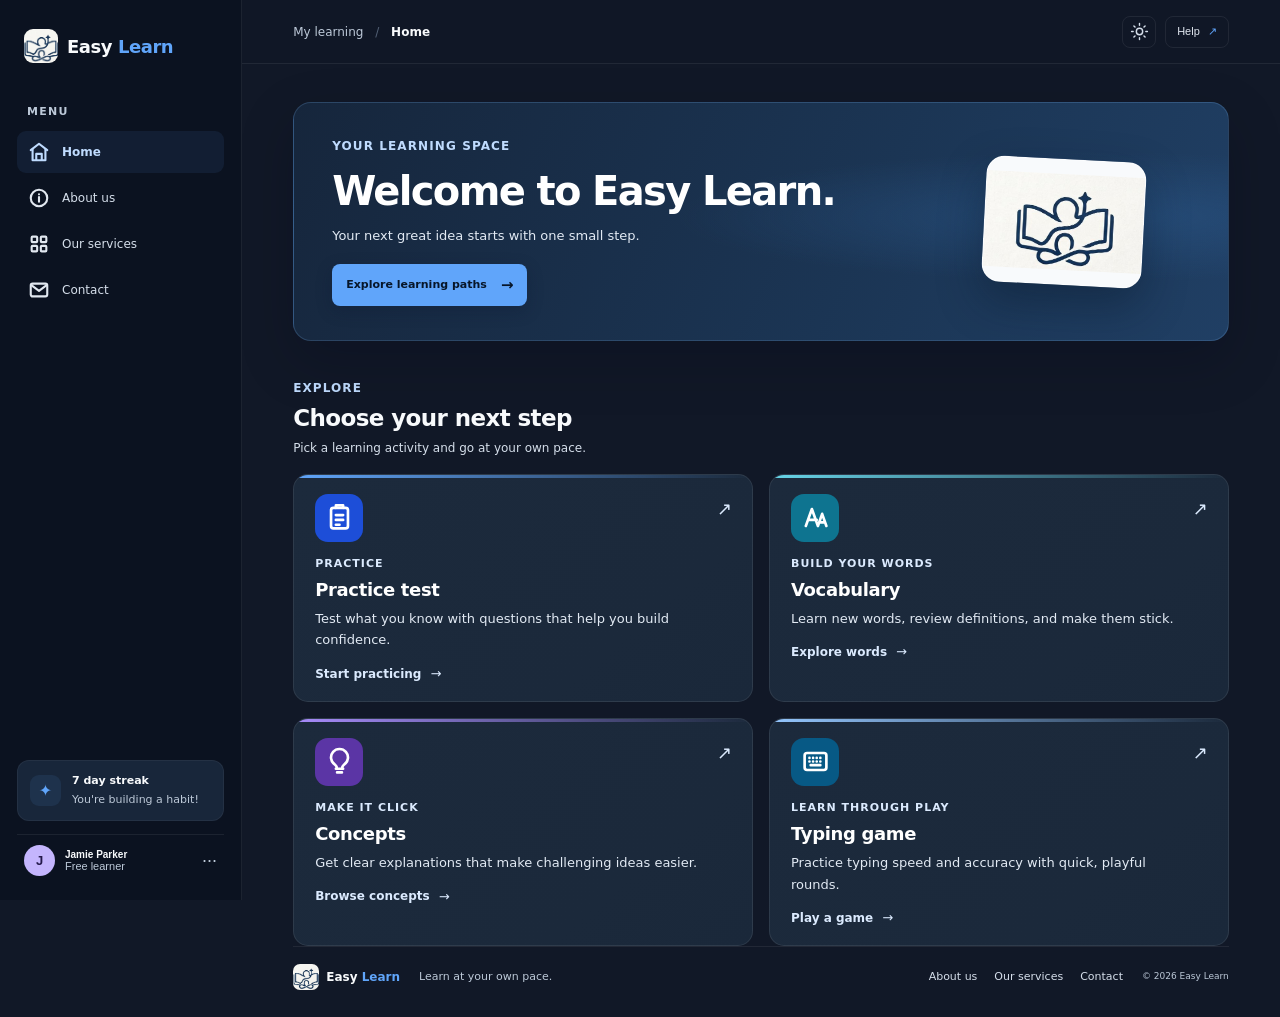
<file: frontend/index.html>
<!doctype html>
<html lang="en">
<head>
  <meta charset="utf-8">
  <meta name="viewport" content="width=device-width, initial-scale=1">
  <meta name="theme-color" content="#111827">
  <title>Home | Easy Learn</title>
  <link rel="stylesheet" href="css/styles.css"><link rel="stylesheet" href="css/readability.css">
  <script src="js/app.js" defer></script>
</head>
<body>
  <div class="app-shell">
    <aside class="sidebar" id="sidebar">
      <a class="brand" href="index.html" aria-label="Easy Learn home"><img class="brand-logo" src="assets/logo.jpg" alt=""><span>Easy <span class="brand-blue">Learn</span></span></a>
      <div class="side-label">MENU</div>
      <nav class="side-nav" aria-label="Main navigation">
        <a class="side-link active" href="index.html" data-page="home"><span class="nav-icon"><svg viewBox="0 0 24 24" aria-hidden="true"><path d="m3 10 9-7 9 7"/><path d="M5 9v12h14V9M9 21v-7h6v7"/></svg></span>Home</a>
        <a class="side-link" href="about.html" data-page="about"><span class="nav-icon"><svg viewBox="0 0 24 24" aria-hidden="true"><circle cx="12" cy="12" r="9"/><path d="M12 11v5M12 8h.01"/></svg></span>About us</a>
        <a class="side-link" href="services.html" data-page="services"><span class="nav-icon"><svg viewBox="0 0 24 24" aria-hidden="true"><rect x="4" y="4" width="6" height="6" rx="1"/><rect x="14" y="4" width="6" height="6" rx="1"/><rect x="4" y="14" width="6" height="6" rx="1"/><rect x="14" y="14" width="6" height="6" rx="1"/></svg></span>Our services</a>
        <a class="side-link" href="contact.html" data-page="contact"><span class="nav-icon"><svg viewBox="0 0 24 24" aria-hidden="true"><rect x="3" y="5" width="18" height="14" rx="2"/><path d="m4 7 8 6 8-6"/></svg></span>Contact</a>
      </nav>
      <div class="sidebar-bottom">
        <div class="streak-card"><div class="streak-icon">✦</div><div><strong>7 day streak</strong><small>You're building a habit!</small></div></div>
        <button class="profile" id="profileButton"><span class="profile-avatar">J</span><span class="profile-copy"><strong>Jamie Parker</strong><small>Free learner</small></span><span class="profile-more">···</span></button>
      </div>
    </aside>

    <main class="main" id="home" data-current-page="home">
      <header class="topbar"><button class="mobile-menu" id="menuButton" aria-label="Open navigation"><svg viewBox="0 0 24 24" aria-hidden="true"><path d="M4 6h16M4 12h16M4 18h16"/></svg></button><div class="breadcrumb">My learning <span>/</span> <b>Home</b></div><div class="top-actions"><button class="top-icon" id="themeButton" aria-label="Toggle light and dark theme"><svg viewBox="0 0 24 24" aria-hidden="true"><circle cx="12" cy="12" r="4"/><path d="M12 2v2M12 20v2M4.93 4.93l1.41 1.41m11.32 11.32 1.41 1.41M2 12h2m16 0h2M4.93 19.07l1.41-1.41M17.66 6.34l1.41-1.41"/></svg></button><button class="help-button" data-toast="Help center">Help <span>↗</span></button></div></header>
      <div class="content home-content">
        <section class="home-welcome">
          <div class="welcome-copy-block"><span class="section-kicker">YOUR LEARNING SPACE</span><h1>Welcome to Easy Learn.</h1><p>Your next great idea starts with one small step.</p><a class="welcome-cta" href="services.html">Explore learning paths <span>→</span></a></div>
          <div class="welcome-mark"><img src="assets/logo.jpg" alt="Easy Learn logo"></div>
        </section>
        <section class="home-features" aria-labelledby="feature-heading">
          <div class="home-section-heading"><div><span class="section-kicker">EXPLORE</span><h2 id="feature-heading">Choose your next step</h2><p>Pick a learning activity and go at your own pace.</p></div></div>
          <div class="feature-grid">
            <a class="feature-card feature-practice" href="subjects.html?activity=practice"><span class="feature-icon"><svg viewBox="0 0 24 24" aria-hidden="true"><rect x="5" y="4" width="14" height="17" rx="2"/><path d="M9 4V2h6v2M9 10h6M9 14h6M9 18h3"/></svg></span><span class="feature-arrow">↗</span><span class="feature-kicker">PRACTICE</span><h3>Practice test</h3><p>Test what you know with questions that help you build confidence.</p><span class="feature-link">Start practicing <b>→</b></span></a>
            <a class="feature-card feature-vocabulary" href="subjects.html?activity=vocabulary"><span class="feature-icon"><svg viewBox="0 0 24 24" aria-hidden="true"><path d="M4 19 9 5l5 14M6 14h7M14 19l3.5-10 3.5 10M15.5 16h4"/></svg></span><span class="feature-arrow">↗</span><span class="feature-kicker">BUILD YOUR WORDS</span><h3>Vocabulary</h3><p>Learn new words, review definitions, and make them stick.</p><span class="feature-link">Explore words <b>→</b></span></a>
            <a class="feature-card feature-concepts" href="subjects.html?activity=concepts"><span class="feature-icon"><svg viewBox="0 0 24 24" aria-hidden="true"><path d="M9 18h6M10 21h4M8.2 14.5A7 7 0 1 1 15.8 14.5c-.9.7-1.5 1.7-1.7 3.5h-4.2c-.2-1.8-.8-2.8-1.7-3.5Z"/></svg></span><span class="feature-arrow">↗</span><span class="feature-kicker">MAKE IT CLICK</span><h3>Concepts</h3><p>Get clear explanations that make challenging ideas easier.</p><span class="feature-link">Browse concepts <b>→</b></span></a>
            <a class="feature-card feature-typing" href="typing.html"><span class="feature-icon"><svg viewBox="0 0 24 24" aria-hidden="true"><rect x="3" y="5" width="18" height="14" rx="2"/><path d="M7 9h.01M10 9h.01M13 9h.01M16 9h.01M7 12h.01M10 12h.01M13 12h.01M16 12h.01M8 15h8"/></svg></span><span class="feature-arrow">↗</span><span class="feature-kicker">LEARN THROUGH PLAY</span><h3>Typing game</h3><p>Practice typing speed and accuracy with quick, playful rounds.</p><span class="feature-link">Play a game <b>→</b></span></a>
          </div>
        </section>
        <footer class="home-footer"><a class="footer-brand" href="index.html"><img src="assets/logo.jpg" alt=""><span>Easy <span class="brand-blue">Learn</span></span></a><span>Learn at your own pace.</span><nav aria-label="Footer navigation"><a href="about.html">About us</a><a href="services.html">Our services</a><a href="contact.html">Contact</a></nav><small>© 2026 Easy Learn</small></footer>
      </div>
    </main>
  </div>
  <div class="toast" id="toast" role="status" aria-live="polite"></div>
</body>
</html>
</file>
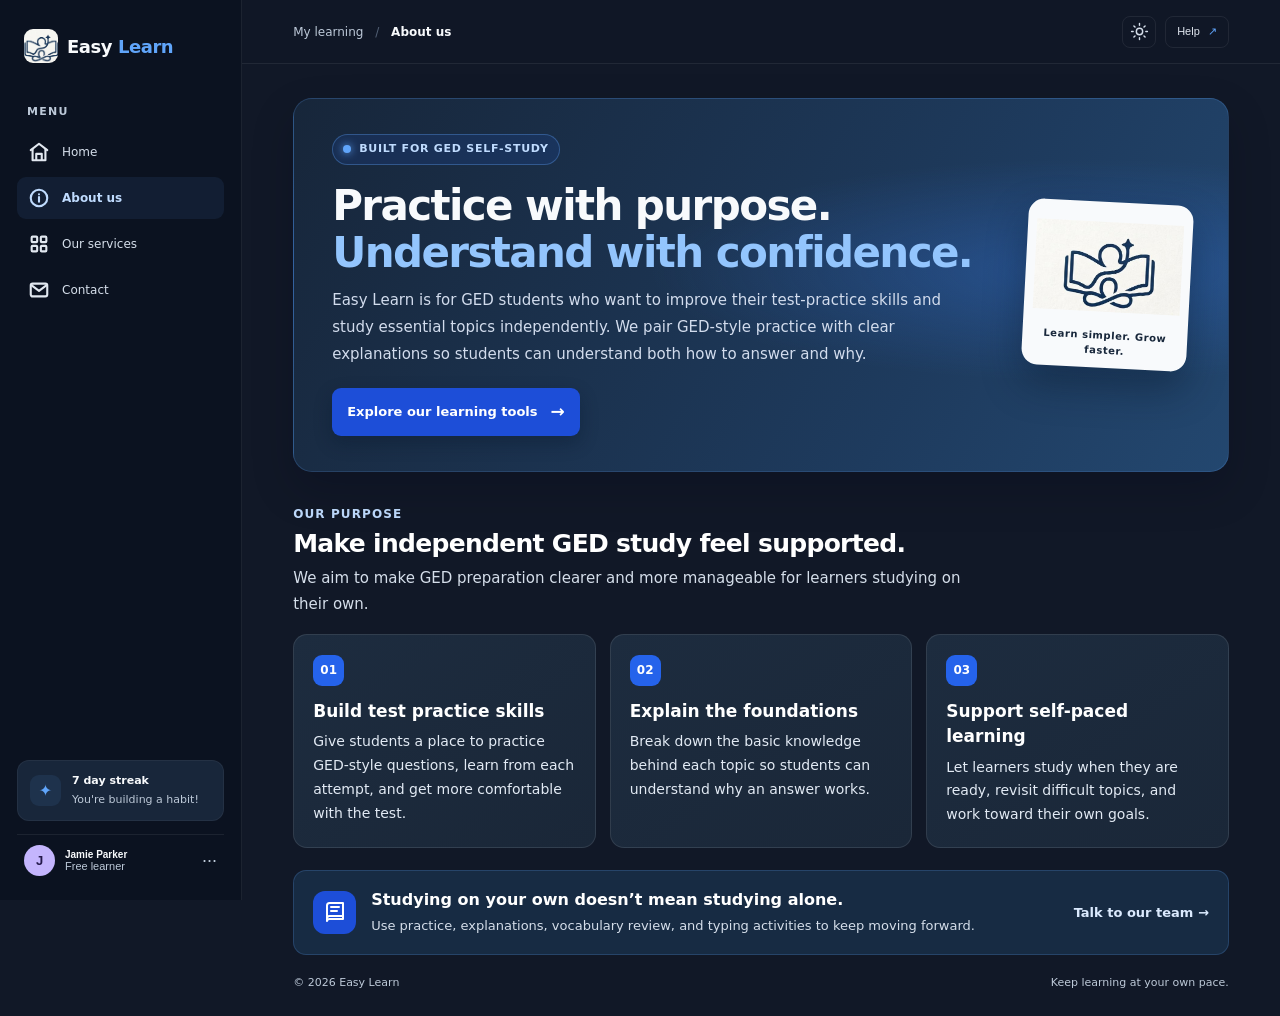
<file: frontend/about.html>
<!doctype html><html lang="en"><head><meta charset="utf-8"><meta name="viewport" content="width=device-width, initial-scale=1"><meta name="theme-color" content="#111827"><title>About us | Easy Learn</title><link rel="stylesheet" href="css/styles.css"><link rel="stylesheet" href="css/readability.css"><script src="js/app.js" defer></script></head><body><div class="app-shell"><aside class="sidebar" id="sidebar"><a class="brand" href="index.html" aria-label="Easy Learn home"><img class="brand-logo" src="assets/logo.jpg" alt=""><span>Easy <span class="brand-blue">Learn</span></span></a><div class="side-label">MENU</div><nav class="side-nav" aria-label="Main navigation"><a class="side-link" data-page="home" href="index.html"><span class="nav-icon"><svg viewBox="0 0 24 24" aria-hidden="true"><path d="m3 10 9-7 9 7"/><path d="M5 9v12h14V9M9 21v-7h6v7"/></svg></span>Home</a><a class="side-link" data-page="about" href="about.html"><span class="nav-icon"><svg viewBox="0 0 24 24" aria-hidden="true"><circle cx="12" cy="12" r="9"/><path d="M12 11v5M12 8h.01"/></svg></span>About us</a><a class="side-link" data-page="services" href="services.html"><span class="nav-icon"><svg viewBox="0 0 24 24" aria-hidden="true"><rect x="4" y="4" width="6" height="6" rx="1"/><rect x="14" y="4" width="6" height="6" rx="1"/><rect x="4" y="14" width="6" height="6" rx="1"/><rect x="14" y="14" width="6" height="6" rx="1"/></svg></span>Our services</a><a class="side-link" data-page="contact" href="contact.html"><span class="nav-icon"><svg viewBox="0 0 24 24" aria-hidden="true"><rect x="3" y="5" width="18" height="14" rx="2"/><path d="m4 7 8 6 8-6"/></svg></span>Contact</a></nav><div class="sidebar-bottom"><div class="streak-card"><div class="streak-icon">✦</div><div><strong>7 day streak</strong><small>You're building a habit!</small></div></div><button class="profile" id="profileButton"><span class="profile-avatar">J</span><span class="profile-copy"><strong>Jamie Parker</strong><small>Free learner</small></span><span class="profile-more">···</span></button></div></aside><main class="main" data-current-page="about"><header class="topbar"><button class="mobile-menu" id="menuButton" aria-label="Open navigation"><svg viewBox="0 0 24 24" aria-hidden="true"><path d="M4 6h16M4 12h16M4 18h16"/></svg></button><div class="breadcrumb">My learning <span>/</span> <b>About us</b></div><div class="top-actions"><button class="top-icon" id="themeButton" aria-label="Toggle light and dark theme"><svg viewBox="0 0 24 24" aria-hidden="true"><circle cx="12" cy="12" r="4"/><path d="M12 2v2M12 20v2M4.93 4.93l1.41 1.41m11.32 11.32 1.41 1.41M2 12h2m16 0h2M4.93 19.07l1.41-1.41M17.66 6.34l1.41-1.41"/></svg></button><button class="help-button" data-toast="Help center">Help <span>↗</span></button></div></header><div class="content info-page"><section class="ged-hero"><div class="ged-hero-copy"><span class="eyebrow-pill"><i></i> BUILT FOR GED SELF-STUDY</span><h1>Practice with purpose.<br><em>Understand with confidence.</em></h1><p>Easy Learn is for GED students who want to improve their test-practice skills and study essential topics independently. We pair GED-style practice with clear explanations so students can understand both how to answer and why.</p><a class="page-primary" href="services.html">Explore our learning tools <b>→</b></a></div><div class="ged-hero-mark"><img src="assets/logo.jpg" alt="Easy Learn logo"><span>Learn simpler. Grow faster.</span></div></section>
<section class="purpose-section"><div class="purpose-heading"><span class="section-kicker">OUR PURPOSE</span><h2>Make independent GED study feel supported.</h2><p>We aim to make GED preparation clearer and more manageable for learners studying on their own.</p></div><div class="purpose-grid"><article class="purpose-card"><span class="purpose-number">01</span><h3>Build test practice skills</h3><p>Give students a place to practice GED-style questions, learn from each attempt, and get more comfortable with the test.</p></article><article class="purpose-card"><span class="purpose-number">02</span><h3>Explain the foundations</h3><p>Break down the basic knowledge behind each topic so students can understand why an answer works.</p></article><article class="purpose-card"><span class="purpose-number">03</span><h3>Support self-paced learning</h3><p>Let learners study when they are ready, revisit difficult topics, and work toward their own goals.</p></article></div></section>
<section class="about-callout"><div class="callout-icon"><svg viewBox="0 0 24 24" aria-hidden="true"><path d="M4 5.5A2.5 2.5 0 0 1 6.5 3H20v16H6.5A2.5 2.5 0 0 0 4 21V5.5Z"/><path d="M4 18.5A2.5 2.5 0 0 1 6.5 16H20M8 7h8M8 11h6"/></svg></div><div><h2>Studying on your own doesn’t mean studying alone.</h2><p>Use practice, explanations, vocabulary review, and typing activities to keep moving forward.</p></div><a href="contact.html">Talk to our team <span>→</span></a></section><footer>© 2026 Easy Learn <span>Keep learning at your own pace.</span></footer></div></main></div><div class="toast" id="toast" role="status" aria-live="polite"></div></body></html>
</file>
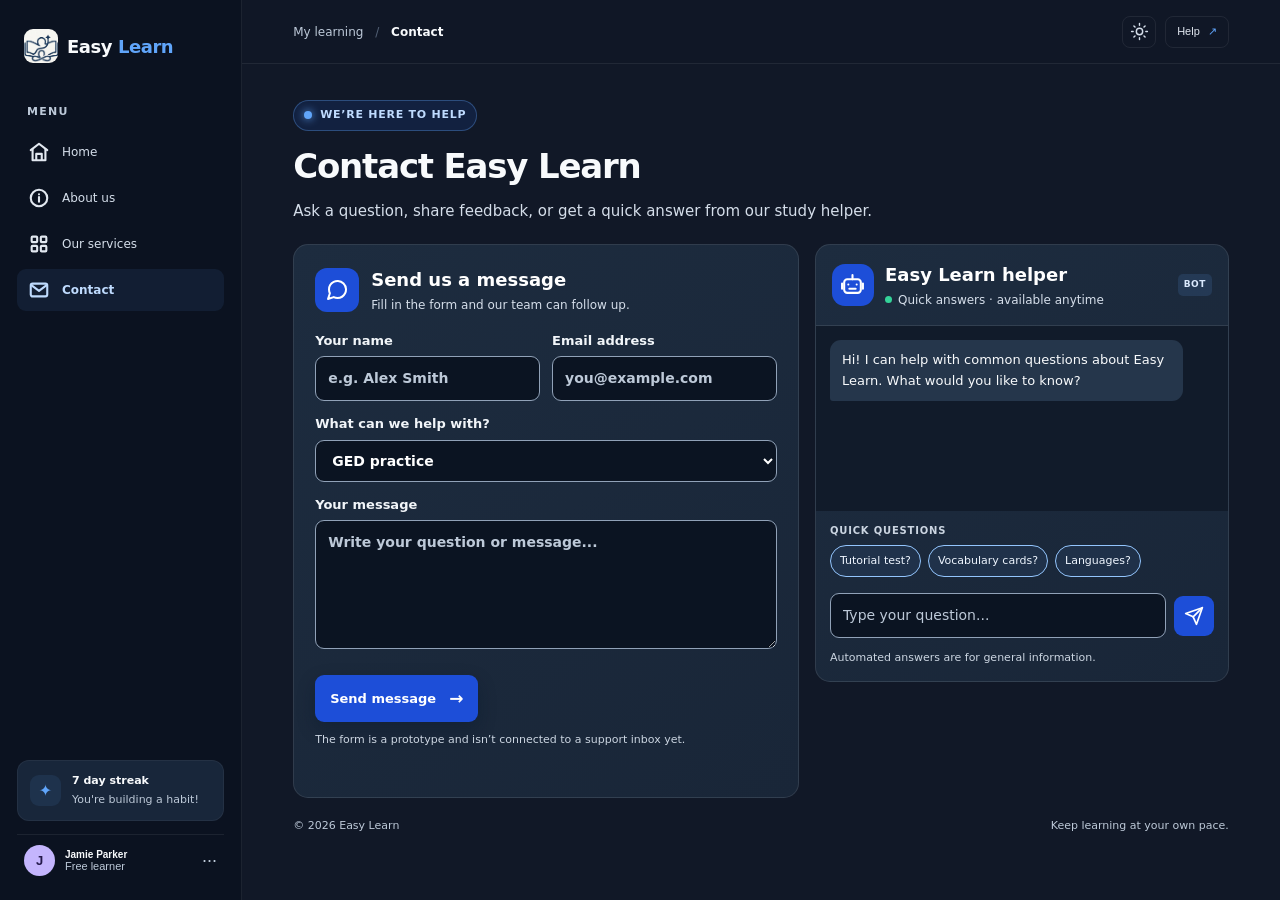
<file: frontend/contact.html>
<!doctype html>
<html lang="en">
  <head>
    <meta charset="utf-8" />
    <meta name="viewport" content="width=device-width, initial-scale=1" />
    <meta name="theme-color" content="#111827" />
    <title>Contact | Easy Learn</title>
    <link rel="stylesheet" href="css/styles.css" />
    <link rel="stylesheet" href="css/readability.css" />
    <script src="js/app.js" defer></script>
  </head>
  <body>
    <div class="app-shell">
      <aside class="sidebar" id="sidebar">
        <a class="brand" href="index.html" aria-label="Easy Learn home"
          ><img class="brand-logo" src="assets/logo.jpg" alt="" /><span
            >Easy <span class="brand-blue">Learn</span></span
          ></a
        >
        <div class="side-label">MENU</div>
        <nav class="side-nav" aria-label="Main navigation">
          <a class="side-link" data-page="home" href="index.html"
            ><span class="nav-icon"
              ><svg viewBox="0 0 24 24" aria-hidden="true">
                <path d="m3 10 9-7 9 7" />
                <path d="M5 9v12h14V9M9 21v-7h6v7" /></svg></span
            >Home</a
          ><a class="side-link" data-page="about" href="about.html"
            ><span class="nav-icon"
              ><svg viewBox="0 0 24 24" aria-hidden="true">
                <circle cx="12" cy="12" r="9" />
                <path d="M12 11v5M12 8h.01" /></svg></span
            >About us</a
          ><a class="side-link" data-page="services" href="services.html"
            ><span class="nav-icon"
              ><svg viewBox="0 0 24 24" aria-hidden="true">
                <rect x="4" y="4" width="6" height="6" rx="1" />
                <rect x="14" y="4" width="6" height="6" rx="1" />
                <rect x="4" y="14" width="6" height="6" rx="1" />
                <rect x="14" y="14" width="6" height="6" rx="1" /></svg></span
            >Our services</a
          ><a class="side-link" data-page="contact" href="contact.html"
            ><span class="nav-icon"
              ><svg viewBox="0 0 24 24" aria-hidden="true">
                <rect x="3" y="5" width="18" height="14" rx="2" />
                <path d="m4 7 8 6 8-6" /></svg></span
            >Contact</a
          >
        </nav>
        <div class="sidebar-bottom">
          <div class="streak-card">
            <div class="streak-icon">✦</div>
            <div>
              <strong>7 day streak</strong
              ><small>You're building a habit!</small>
            </div>
          </div>
          <button class="profile" id="profileButton">
            <span class="profile-avatar">J</span
            ><span class="profile-copy"
              ><strong>Jamie Parker</strong><small>Free learner</small></span
            ><span class="profile-more">···</span>
          </button>
        </div>
      </aside>
      <main class="main" data-current-page="contact">
        <header class="topbar">
          <button
            class="mobile-menu"
            id="menuButton"
            aria-label="Open navigation"
          >
            <svg viewBox="0 0 24 24" aria-hidden="true">
              <path d="M4 6h16M4 12h16M4 18h16" />
            </svg>
          </button>
          <div class="breadcrumb">
            My learning <span>/</span> <b>Contact</b>
          </div>
          <div class="top-actions">
            <button
              class="top-icon"
              id="themeButton"
              aria-label="Toggle light and dark theme"
            >
              <svg viewBox="0 0 24 24" aria-hidden="true">
                <circle cx="12" cy="12" r="4" />
                <path
                  d="M12 2v2M12 20v2M4.93 4.93l1.41 1.41m11.32 11.32 1.41 1.41M2 12h2m16 0h2M4.93 19.07l1.41-1.41M17.66 6.34l1.41-1.41"
                />
              </svg></button
            ><button class="help-button" data-toast="Help center">
              Help <span>↗</span>
            </button>
          </div>
        </header>
        <div class="content info-page">
          <section class="page-heading contact-heading">
            <span class="eyebrow-pill"><i></i> WE’RE HERE TO HELP</span>
            <h1>Contact Easy Learn</h1>
            <p>
              Ask a question, share feedback, or get a quick answer from our
              study helper.
            </p>
          </section>
          <section class="contact-layout">
            <div class="contact-form-card">
              <div class="contact-card-heading">
                <span class="contact-icon"
                  ><svg viewBox="0 0 24 24" aria-hidden="true">
                    <path
                      d="M21 11.5a8.4 8.4 0 0 1-.9 3.8 8.5 8.5 0 0 1-7.6 4.7 8.4 8.4 0 0 1-3.8-.9L3 21l1.9-5.7a8.4 8.4 0 0 1-.9-3.8A8.5 8.5 0 0 1 8.7 3.9a8.4 8.4 0 0 1 3.8-.9h.5a8.5 8.5 0 0 1 8 8v.5Z"
                    /></svg
                ></span>
                <div>
                  <h2>Send us a message</h2>
                  <p>Fill in the form and our team can follow up.</p>
                </div>
              </div>
              <form id="contactForm">
                <div class="form-row">
                  <label
                    >Your name<input
                      name="name"
                      autocomplete="name"
                      required
                      placeholder="e.g. Alex Smith" /></label
                  ><label
                    >Email address<input
                      name="email"
                      type="email"
                      autocomplete="email"
                      required
                      placeholder="you@example.com"
                  /></label>
                </div>
                <label
                  >What can we help with?<select name="topic">
                    <option>GED practice</option>
                    <option>Concept explanations</option>
                    <option>Vocabulary or typing games</option>
                    <option>Something else</option>
                  </select></label
                ><label
                  >Your message<textarea
                    name="message"
                    required
                    rows="5"
                    placeholder="Write your question or message..."
                  ></textarea></label
                ><button class="page-primary" type="submit">
                  Send message <b>→</b>
                </button>
                <p class="form-note">
                  The form is a prototype and isn’t connected to a support inbox
                  yet.
                </p>
              </form>
              <div
                class="form-feedback"
                id="formFeedback"
                role="status"
                aria-live="polite"
              ></div>
            </div>
            <aside class="chat-card">
              <div class="chat-heading">
                <span class="bot-avatar"
                  ><svg viewBox="0 0 24 24" aria-hidden="true">
                    <rect x="4" y="7" width="16" height="13" rx="3" />
                    <path
                      d="M12 3v4M8 12h.01M16 12h.01M9 16h6M2 11v5M22 11v5"
                    /></svg
                ></span>
                <div>
                  <h2>Easy Learn helper</h2>
                  <p><i></i> Quick answers · available anytime</p>
                </div>
                <span class="bot-tag">BOT</span>
              </div>
              <div class="chat-messages" id="chatMessages" aria-live="polite">
                <div class="chat-bubble bot-message">
                  Hi! I can help with common questions about Easy Learn. What
                  would you like to know?
                </div>
              </div>
              <div class="quick-questions">
                <span>QUICK QUESTIONS</span
                ><button type="button" data-question="What is a tutorial test?">
                  Tutorial test?</button
                ><button
                  type="button"
                  data-question="How do vocabulary cards work?"
                >
                  Vocabulary cards?</button
                ><button
                  type="button"
                  data-question="Can I learn concepts in different languages?"
                >
                  Languages?
                </button>
              </div>
              <form class="chat-input-row" id="chatForm">
                <label class="sr-only" for="chatInput"
                  >Ask the Easy Learn helper</label
                ><input
                  id="chatInput"
                  placeholder="Type your question..."
                  autocomplete="off"
                /><button aria-label="Send question" type="submit">
                  <svg viewBox="0 0 24 24" aria-hidden="true">
                    <path d="m22 2-7 20-4-9-9-4Z" />
                    <path d="M22 2 11 13" />
                  </svg>
                </button>
              </form>
              <small class="chat-disclaimer"
                >Automated answers are for general information.</small
              >
            </aside>
          </section>
          <footer>
            © 2026 Easy Learn <span>Keep learning at your own pace.</span>
          </footer>
        </div>
      </main>
    </div>
    <div class="toast" id="toast" role="status" aria-live="polite"></div>
  </body>
</html>
</file>
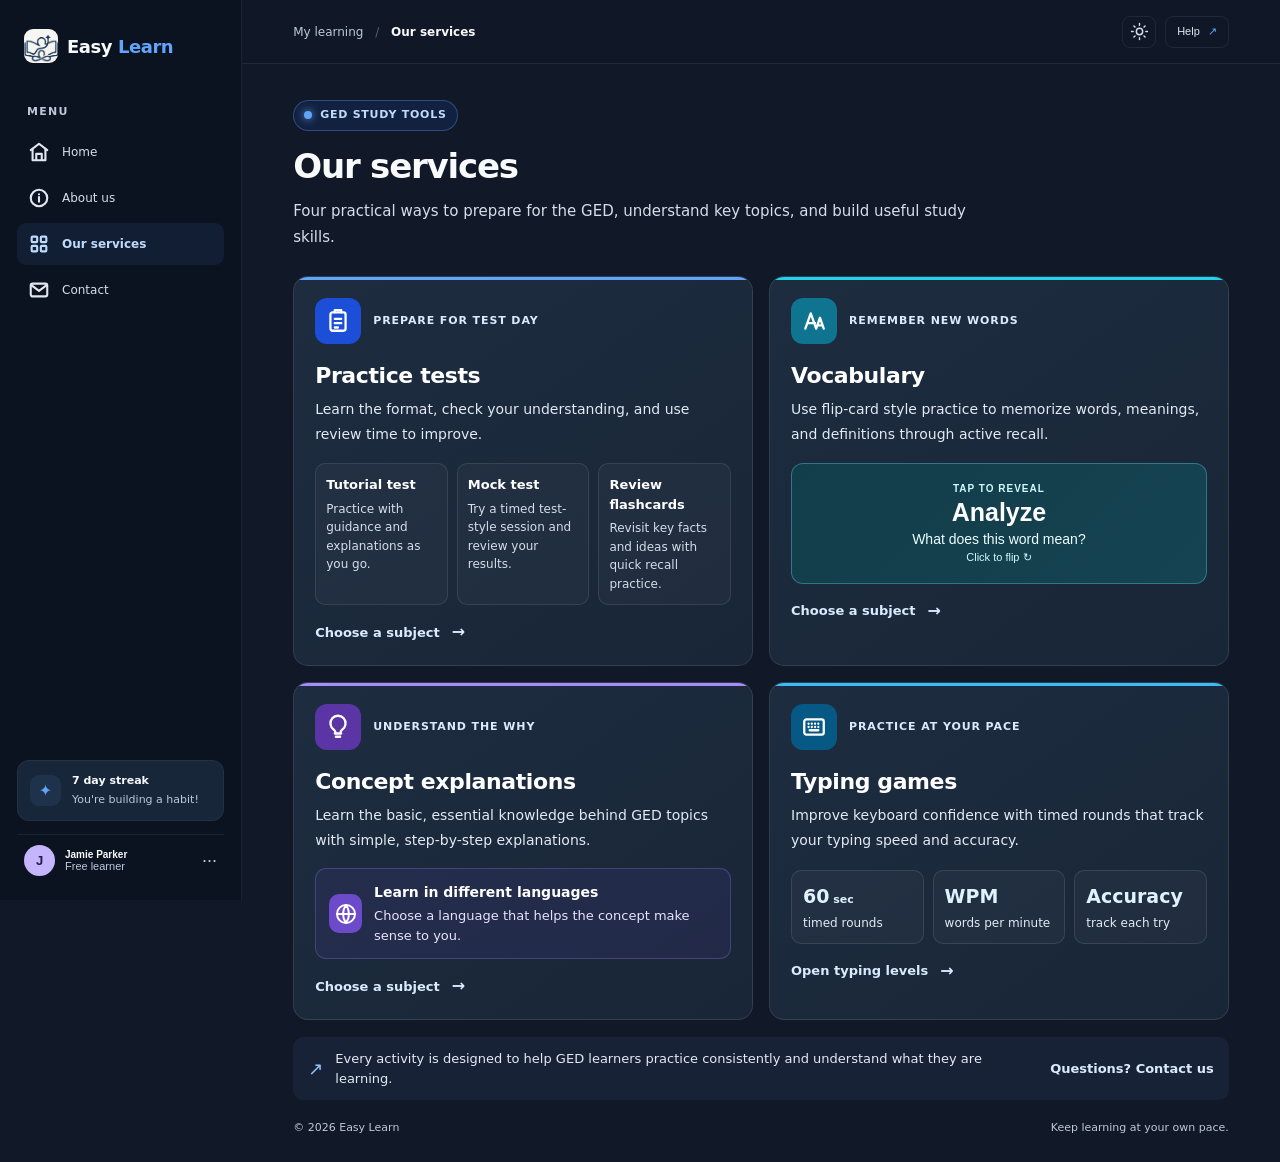
<file: frontend/services.html>
<!doctype html><html lang="en"><head><meta charset="utf-8"><meta name="viewport" content="width=device-width, initial-scale=1"><meta name="theme-color" content="#111827"><title>Our services | Easy Learn</title><link rel="stylesheet" href="css/styles.css"><link rel="stylesheet" href="css/readability.css"><link rel="stylesheet" href="css/paths.css"><script src="js/app.js" defer></script></head><body><div class="app-shell"><aside class="sidebar" id="sidebar"><a class="brand" href="index.html" aria-label="Easy Learn home"><img class="brand-logo" src="assets/logo.jpg" alt=""><span>Easy <span class="brand-blue">Learn</span></span></a><div class="side-label">MENU</div><nav class="side-nav" aria-label="Main navigation"><a class="side-link" data-page="home" href="index.html"><span class="nav-icon"><svg viewBox="0 0 24 24" aria-hidden="true"><path d="m3 10 9-7 9 7"/><path d="M5 9v12h14V9M9 21v-7h6v7"/></svg></span>Home</a><a class="side-link" data-page="about" href="about.html"><span class="nav-icon"><svg viewBox="0 0 24 24" aria-hidden="true"><circle cx="12" cy="12" r="9"/><path d="M12 11v5M12 8h.01"/></svg></span>About us</a><a class="side-link" data-page="services" href="services.html"><span class="nav-icon"><svg viewBox="0 0 24 24" aria-hidden="true"><rect x="4" y="4" width="6" height="6" rx="1"/><rect x="14" y="4" width="6" height="6" rx="1"/><rect x="4" y="14" width="6" height="6" rx="1"/><rect x="14" y="14" width="6" height="6" rx="1"/></svg></span>Our services</a><a class="side-link" data-page="contact" href="contact.html"><span class="nav-icon"><svg viewBox="0 0 24 24" aria-hidden="true"><rect x="3" y="5" width="18" height="14" rx="2"/><path d="m4 7 8 6 8-6"/></svg></span>Contact</a></nav><div class="sidebar-bottom"><div class="streak-card"><div class="streak-icon">✦</div><div><strong>7 day streak</strong><small>You're building a habit!</small></div></div><button class="profile" id="profileButton"><span class="profile-avatar">J</span><span class="profile-copy"><strong>Jamie Parker</strong><small>Free learner</small></span><span class="profile-more">···</span></button></div></aside><main class="main" data-current-page="services"><header class="topbar"><button class="mobile-menu" id="menuButton" aria-label="Open navigation"><svg viewBox="0 0 24 24" aria-hidden="true"><path d="M4 6h16M4 12h16M4 18h16"/></svg></button><div class="breadcrumb">My learning <span>/</span> <b>Our services</b></div><div class="top-actions"><button class="top-icon" id="themeButton" aria-label="Toggle light and dark theme"><svg viewBox="0 0 24 24" aria-hidden="true"><circle cx="12" cy="12" r="4"/><path d="M12 2v2M12 20v2M4.93 4.93l1.41 1.41m11.32 11.32 1.41 1.41M2 12h2m16 0h2M4.93 19.07l1.41-1.41M17.66 6.34l1.41-1.41"/></svg></button><button class="help-button" data-toast="Help center">Help <span>↗</span></button></div></header><div class="content info-page"><section class="page-heading"><span class="eyebrow-pill"><i></i> GED STUDY TOOLS</span><h1>Our services</h1><p>Four practical ways to prepare for the GED, understand key topics, and build useful study skills.</p></section>
<section class="service-detail-grid">
<article class="service-detail service-test"><div class="service-head"><span class="service-icon"><svg viewBox="0 0 24 24" aria-hidden="true"><rect x="5" y="4" width="14" height="17" rx="2"/><path d="M9 4V2h6v2M9 10h6M9 14h6M9 18h3"/></svg></span><span class="service-label">PREPARE FOR TEST DAY</span></div><h2>Practice tests</h2><p>Learn the format, check your understanding, and use review time to improve.</p><div class="service-options"><div><b>Tutorial test</b><span>Practice with guidance and explanations as you go.</span></div><div><b>Mock test</b><span>Try a timed test-style session and review your results.</span></div><div><b>Review flashcards</b><span>Revisit key facts and ideas with quick recall practice.</span></div></div><a class="service-launch" href="subjects.html?activity=practice">Choose a subject <b>→</b></a></article>
<article class="service-detail service-vocab"><div class="service-head"><span class="service-icon"><svg viewBox="0 0 24 24" aria-hidden="true"><path d="M4 19 9 5l5 14M6 14h7M14 19l3.5-10 3.5 10M15.5 16h4"/></svg></span><span class="service-label">REMEMBER NEW WORDS</span></div><h2>Vocabulary</h2><p>Use flip-card style practice to memorize words, meanings, and definitions through active recall.</p><button class="vocab-flip" id="vocabFlip" aria-label="Flip vocabulary card"><span class="flip-label" id="flipLabel">TAP TO REVEAL</span><strong id="flipWord">Analyze</strong><span id="flipMeaning">What does this word mean?</span><span class="flip-hint">Click to flip ↻</span></button><a class="service-launch" href="subjects.html?activity=vocabulary">Choose a subject <b>→</b></a></article>
<article class="service-detail service-concepts"><div class="service-head"><span class="service-icon"><svg viewBox="0 0 24 24" aria-hidden="true"><path d="M9 18h6M10 21h4M8.2 14.5A7 7 0 1 1 15.8 14.5c-.9.7-1.5 1.7-1.7 3.5h-4.2c-.2-1.8-.8-2.8-1.7-3.5Z"/></svg></span><span class="service-label">UNDERSTAND THE WHY</span></div><h2>Concept explanations</h2><p>Learn the basic, essential knowledge behind GED topics with simple, step-by-step explanations.</p><div class="language-note"><span class="language-icon"><svg viewBox="0 0 24 24" aria-hidden="true"><circle cx="12" cy="12" r="9"/><path d="M3 12h18M12 3a15 15 0 0 1 0 18M12 3a15 15 0 0 0 0 18"/></svg></span><span><b>Learn in different languages</b><small>Choose a language that helps the concept make sense to you.</small></span></div><a class="service-launch" href="subjects.html?activity=concepts">Choose a subject <b>→</b></a></article>
<article class="service-detail service-typing"><div class="service-head"><span class="service-icon"><svg viewBox="0 0 24 24" aria-hidden="true"><rect x="3" y="5" width="18" height="14" rx="2"/><path d="M7 9h.01M10 9h.01M13 9h.01M16 9h.01M7 12h.01M10 12h.01M13 12h.01M16 12h.01M8 15h8"/></svg></span><span class="service-label">PRACTICE AT YOUR PACE</span></div><h2>Typing games</h2><p>Improve keyboard confidence with timed rounds that track your typing speed and accuracy.</p><div class="typing-stats"><div><strong>60<span> sec</span></strong><small>timed rounds</small></div><div><strong>WPM</strong><small>words per minute</small></div><div><strong>Accuracy</strong><small>track each try</small></div></div><a class="service-launch" href="typing.html">Open typing levels <b>→</b></a></article>
</section><section class="service-note"><span>↗</span><p>Every activity is designed to help GED learners practice consistently and understand what they are learning.</p><a href="contact.html">Questions? Contact us</a></section><footer>© 2026 Easy Learn <span>Keep learning at your own pace.</span></footer></div></main></div><div class="toast" id="toast" role="status" aria-live="polite"></div></body></html>
</file>
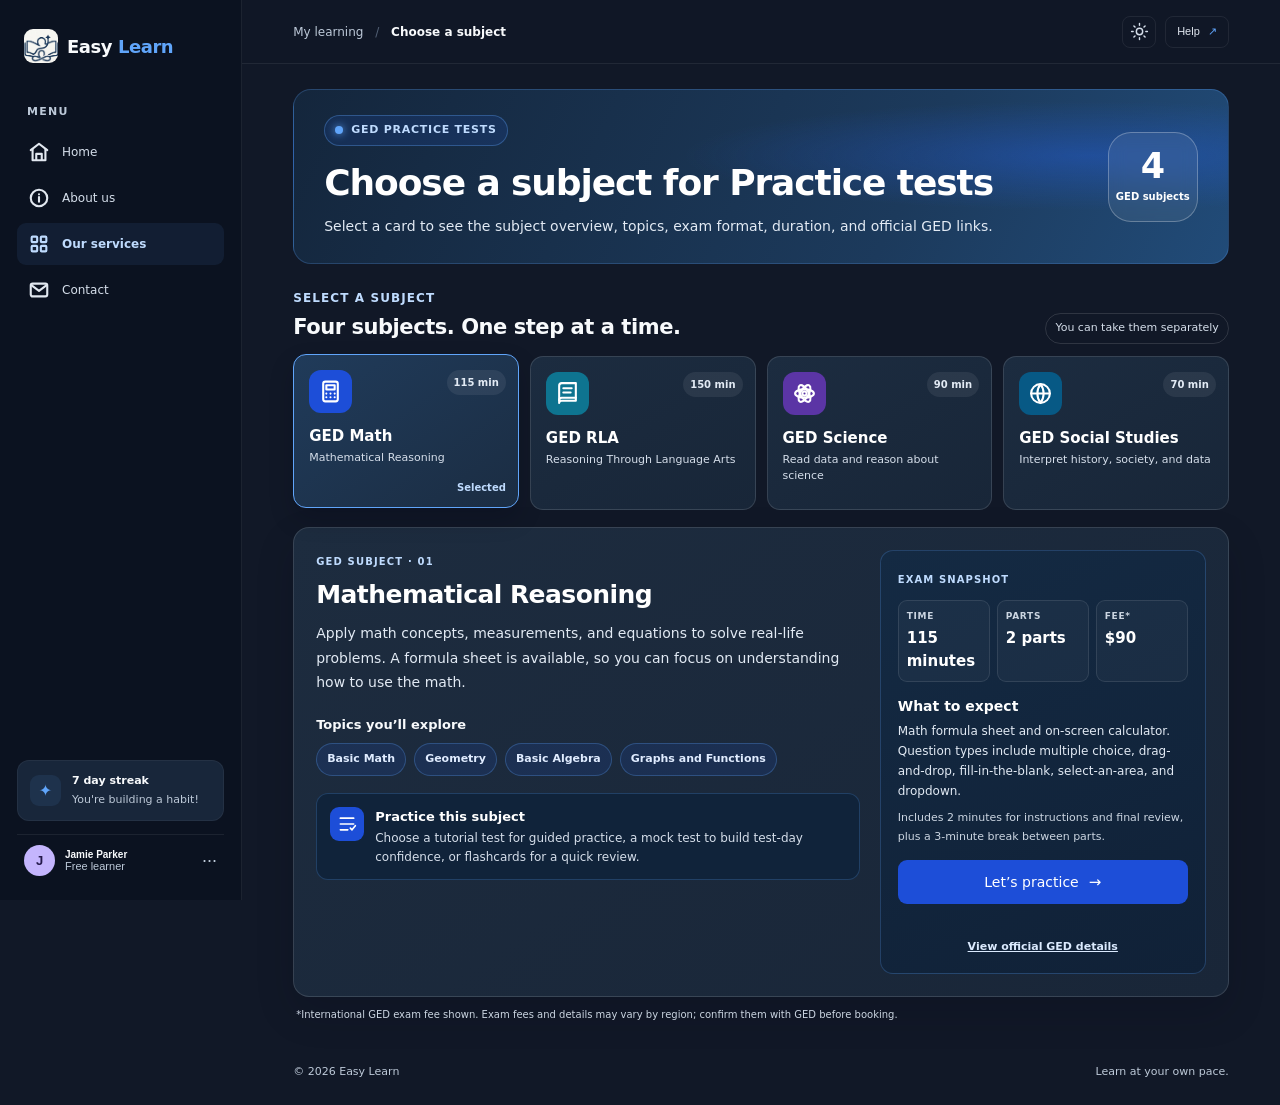
<file: frontend/subjects.html>
<!doctype html><html lang="en"><head><meta charset="utf-8"><meta name="viewport" content="width=device-width, initial-scale=1"><meta name="theme-color" content="#111827"><title>Choose a GED Subject | Easy Learn</title><link rel="stylesheet" href="css/styles.css"><link rel="stylesheet" href="css/readability.css"><link rel="stylesheet" href="css/paths.css"><link rel="stylesheet" href="css/subjects.css"><script src="js/app.js" defer></script></head><body><div class="app-shell"><aside class="sidebar" id="sidebar"><a class="brand" href="index.html" aria-label="Easy Learn home"><img class="brand-logo" src="assets/logo.jpg" alt=""><span>Easy <span class="brand-blue">Learn</span></span></a><div class="side-label">MENU</div><nav class="side-nav" aria-label="Main navigation"><a class="side-link" data-page="home" href="index.html"><span class="nav-icon"><svg viewBox="0 0 24 24" aria-hidden="true"><path d="m3 10 9-7 9 7"/><path d="M5 9v12h14V9M9 21v-7h6v7"/></svg></span>Home</a><a class="side-link" data-page="about" href="about.html"><span class="nav-icon"><svg viewBox="0 0 24 24" aria-hidden="true"><circle cx="12" cy="12" r="9"/><path d="M12 11v5M12 8h.01"/></svg></span>About us</a><a class="side-link" data-page="services" href="services.html"><span class="nav-icon"><svg viewBox="0 0 24 24" aria-hidden="true"><rect x="4" y="4" width="6" height="6" rx="1"/><rect x="14" y="4" width="6" height="6" rx="1"/><rect x="4" y="14" width="6" height="6" rx="1"/><rect x="14" y="14" width="6" height="6" rx="1"/></svg></span>Our services</a><a class="side-link" data-page="contact" href="contact.html"><span class="nav-icon"><svg viewBox="0 0 24 24" aria-hidden="true"><rect x="3" y="5" width="18" height="14" rx="2"/><path d="m4 7 8 6 8-6"/></svg></span>Contact</a></nav><div class="sidebar-bottom"><div class="streak-card"><div class="streak-icon">✦</div><div><strong>7 day streak</strong><small>You're building a habit!</small></div></div><button class="profile" id="profileButton"><span class="profile-avatar">J</span><span class="profile-copy"><strong>Jamie Parker</strong><small>Free learner</small></span><span class="profile-more">···</span></button></div></aside><main class="main" data-current-page="services"><header class="topbar"><button class="mobile-menu" id="menuButton" aria-label="Open navigation"><svg viewBox="0 0 24 24" aria-hidden="true"><path d="M4 6h16M4 12h16M4 18h16"/></svg></button><div class="breadcrumb">My learning <span>/</span> <b>Choose a subject</b></div><div class="top-actions"><button class="top-icon" id="themeButton" aria-label="Toggle light and dark theme"><svg viewBox="0 0 24 24" aria-hidden="true"><circle cx="12" cy="12" r="4"/><path d="M12 2v2M12 20v2M4.93 4.93l1.41 1.41m11.32 11.32 1.41 1.41M2 12h2m16 0h2M4.93 19.07l1.41-1.41M17.66 6.34l1.41-1.41"/></svg></button><button class="help-button" data-toast="Help center">Help <span>↗</span></button></div></header><div class="content info-page path-page subject-browser"><section class="subjects-intro"><div><span class="eyebrow-pill"><i></i><span id="activityTag">GED STUDY PATHS</span></span><h1 id="subjectsTitle">Choose a GED subject</h1><p id="subjectsDescription">Explore each subject, see what you’ll study, and learn what to expect on exam day.</p></div><div class="subject-total"><strong>4</strong><span>GED subjects</span></div></section>
<section class="subject-picker-section"><div class="subject-section-title"><div><span class="section-kicker">SELECT A SUBJECT</span><h2>Four subjects. One step at a time.</h2></div><span class="one-at-a-time">You can take them separately</span></div>
<div class="subject-grid subject-grid-rich">
<button class="subject-card selected" type="button" data-subject="math" aria-pressed="true"><span class="subject-icon math-icon"><svg viewBox="0 0 24 24" aria-hidden="true"><rect x="5" y="2.5" width="14" height="19" rx="2"/><path d="M8 6h8v4H8zM8 14h.01M12 14h.01M16 14h.01M8 17.5h.01M12 17.5h.01M16 17.5h.01"/></svg></span><span class="subject-copy"><strong>GED Math</strong><small>Mathematical Reasoning</small></span><span class="subject-card-meta">115 min</span></button>
<button class="subject-card" type="button" data-subject="rla" aria-pressed="false"><span class="subject-icon rla-icon"><svg viewBox="0 0 24 24" aria-hidden="true"><path d="M4 4.5A2.5 2.5 0 0 1 6.5 2H20v17H6.5A2.5 2.5 0 0 0 4 21V4.5Z"/><path d="M4 18.5A2.5 2.5 0 0 1 6.5 16H20M8 7h8M8 11h7"/></svg></span><span class="subject-copy"><strong>GED RLA</strong><small>Reasoning Through Language Arts</small></span><span class="subject-card-meta">150 min</span></button>
<button class="subject-card" type="button" data-subject="science" aria-pressed="false"><span class="subject-icon science-icon"><svg viewBox="0 0 24 24" aria-hidden="true"><circle cx="12" cy="12" r="2"/><ellipse cx="12" cy="12" rx="9" ry="4"/><ellipse cx="12" cy="12" rx="9" ry="4" transform="rotate(60 12 12)"/><ellipse cx="12" cy="12" rx="9" ry="4" transform="rotate(120 12 12)"/></svg></span><span class="subject-copy"><strong>GED Science</strong><small>Read data and reason about science</small></span><span class="subject-card-meta">90 min</span></button>
<button class="subject-card" type="button" data-subject="social" aria-pressed="false"><span class="subject-icon social-icon"><svg viewBox="0 0 24 24" aria-hidden="true"><circle cx="12" cy="12" r="9"/><path d="M3 12h18M12 3a15 15 0 0 1 0 18M12 3a15 15 0 0 0 0 18"/></svg></span><span class="subject-copy"><strong>GED Social Studies</strong><small>Interpret history, society, and data</small></span><span class="subject-card-meta">70 min</span></button>
</div></section>
<section class="subject-detail-panel" id="subjectDetails" aria-live="polite"><div class="detail-main"><div class="detail-heading"><span class="detail-index" id="detailIndex">SUBJECT 01</span><h2 id="detailTitle">Mathematical Reasoning</h2></div><p class="detail-overview" id="detailOverview"></p><div class="detail-topics"><h3>Topics you’ll explore</h3><div class="topic-chips" id="topicChips"></div></div><div class="activity-focus" id="activityFocus"></div></div><aside class="exam-summary"><span class="exam-summary-label">EXAM SNAPSHOT</span><div class="exam-stats"><div><small>TIME</small><strong id="examDuration">115 min</strong></div><div><small>PARTS</small><strong id="examParts">2</strong></div><div><small>FEE*</small><strong id="examPrice">$90</strong></div></div><div class="exam-format-block"><h3>What to expect</h3><p id="examFormat"></p><p class="exam-note" id="examNote"></p></div><button class="schedule-button" id="subjectAction" type="button">Let’s practice <span>→</span></button><p class="subject-action-feedback" id="subjectActionFeedback" role="status" aria-live="polite"></p><a class="official-link" id="officialDetails" href="https://www.ged.com/en/curriculum/math.html" target="_blank" rel="noopener noreferrer">View official GED details</a></aside></section><p class="price-disclaimer">*International GED exam fee shown. Exam fees and details may vary by region; confirm them with GED before booking.</p><footer>© 2026 Easy Learn <span>Learn at your own pace.</span></footer></div></main></div><div class="toast" id="toast" role="status" aria-live="polite"></div></body></html>
</file>
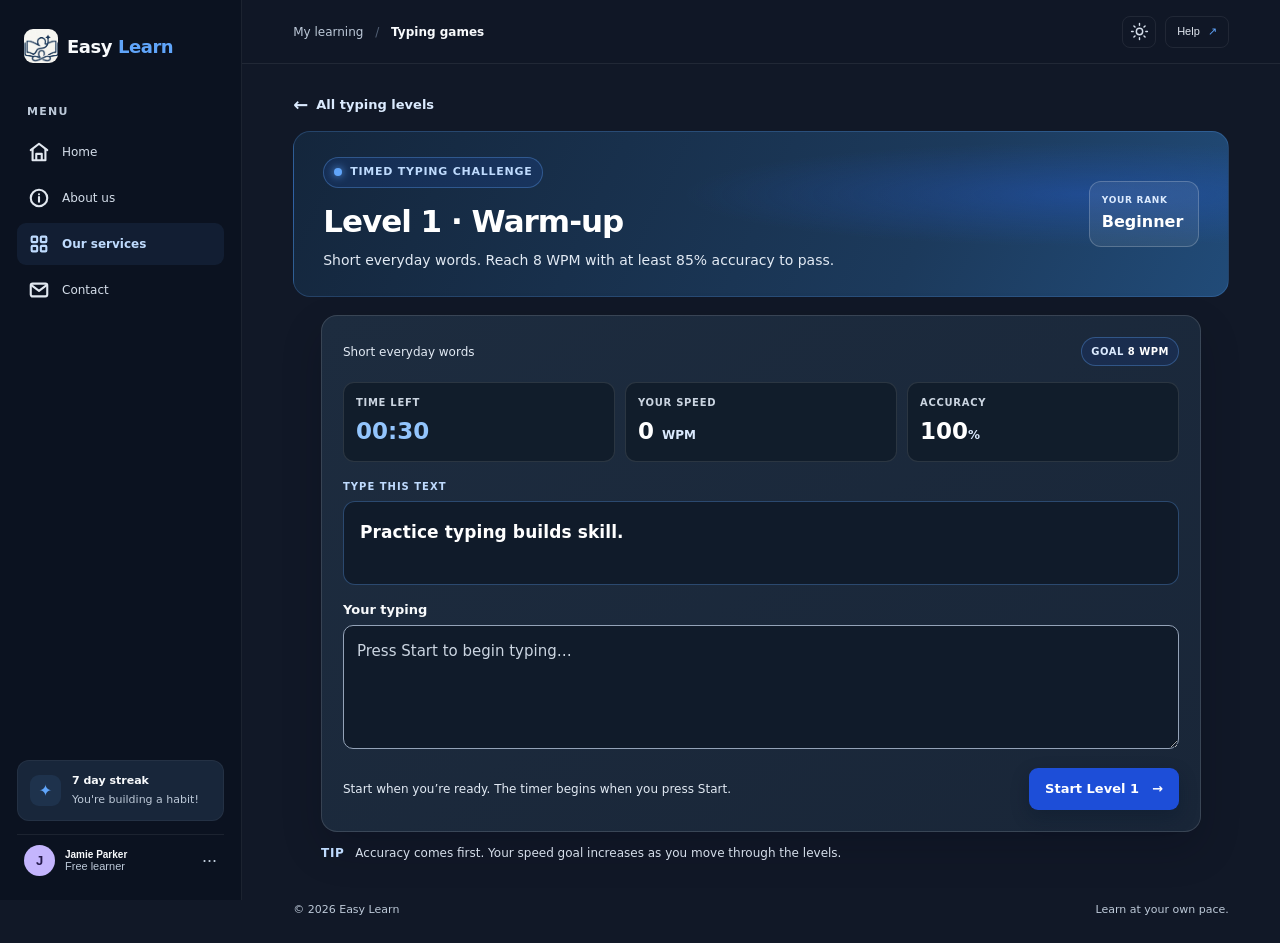
<file: frontend/typing-play.html>
<!doctype html><html lang="en"><head><meta charset="utf-8"><meta name="viewport" content="width=device-width, initial-scale=1"><meta name="theme-color" content="#111827"><title>Typing practice | Easy Learn</title><link rel="stylesheet" href="css/styles.css"><link rel="stylesheet" href="css/readability.css"><link rel="stylesheet" href="css/paths.css"><link rel="stylesheet" href="css/typing.css"><script src="js/app.js" defer></script></head><body><div class="app-shell"><aside class="sidebar" id="sidebar"><a class="brand" href="index.html" aria-label="Easy Learn home"><img class="brand-logo" src="assets/logo.jpg" alt=""><span>Easy <span class="brand-blue">Learn</span></span></a><div class="side-label">MENU</div><nav class="side-nav" aria-label="Main navigation"><a class="side-link" data-page="home" href="index.html"><span class="nav-icon"><svg viewBox="0 0 24 24" aria-hidden="true"><path d="m3 10 9-7 9 7"/><path d="M5 9v12h14V9M9 21v-7h6v7"/></svg></span>Home</a><a class="side-link" data-page="about" href="about.html"><span class="nav-icon"><svg viewBox="0 0 24 24" aria-hidden="true"><circle cx="12" cy="12" r="9"/><path d="M12 11v5M12 8h.01"/></svg></span>About us</a><a class="side-link" data-page="services" href="services.html"><span class="nav-icon"><svg viewBox="0 0 24 24" aria-hidden="true"><rect x="4" y="4" width="6" height="6" rx="1"/><rect x="14" y="4" width="6" height="6" rx="1"/><rect x="4" y="14" width="6" height="6" rx="1"/><rect x="14" y="14" width="6" height="6" rx="1"/></svg></span>Our services</a><a class="side-link" data-page="contact" href="contact.html"><span class="nav-icon"><svg viewBox="0 0 24 24" aria-hidden="true"><rect x="3" y="5" width="18" height="14" rx="2"/><path d="m4 7 8 6 8-6"/></svg></span>Contact</a></nav><div class="sidebar-bottom"><div class="streak-card"><div class="streak-icon">✦</div><div><strong>7 day streak</strong><small>You're building a habit!</small></div></div><button class="profile" id="profileButton"><span class="profile-avatar">J</span><span class="profile-copy"><strong>Jamie Parker</strong><small>Free learner</small></span><span class="profile-more">···</span></button></div></aside><main class="main" data-current-page="services"><header class="topbar"><button class="mobile-menu" id="menuButton" aria-label="Open navigation"><svg viewBox="0 0 24 24" aria-hidden="true"><path d="M4 6h16M4 12h16M4 18h16"/></svg></button><div class="breadcrumb">My learning <span>/</span> <b>Typing games</b></div><div class="top-actions"><button class="top-icon" id="themeButton" aria-label="Toggle light and dark theme"><svg viewBox="0 0 24 24" aria-hidden="true"><circle cx="12" cy="12" r="4"/><path d="M12 2v2M12 20v2M4.93 4.93l1.41 1.41m11.32 11.32 1.41 1.41M2 12h2m16 0h2M4.93 19.07l1.41-1.41M17.66 6.34l1.41-1.41"/></svg></button><button class="help-button" data-toast="Help center">Help <span>↗</span></button></div></header><div class="content info-page typing-page"><a class="back-to-levels" href="typing.html"><span>←</span> All typing levels</a><section class="game-hero"><div><span class="eyebrow-pill"><i></i> TIMED TYPING CHALLENGE</span><h1 id="gameTitle">Level 1 · Warm-up</h1><p id="gameDescription">Type the prompt accurately before the timer runs out.</p></div><div class="game-rank-chip"><small>YOUR RANK</small><strong id="gameRank">Beginner</strong></div></section><section id="lockedNotice" class="locked-notice" hidden><strong>This level is locked.</strong><span>Complete earlier levels to unlock it.</span><a href="typing.html">Back to levels</a></section><section class="typing-play-card" id="gameCard"><div class="play-topline"><span id="gameChallenge">Short everyday words · accuracy first</span><span class="target-speed">GOAL <b id="gameTarget">8 WPM</b></span></div><div class="play-metrics"><div class="play-metric timer-metric"><small>TIME LEFT</small><strong id="gameTimer">00:30</strong></div><div class="play-metric"><small>YOUR SPEED</small><strong><span id="gameWpm">0</span> <i>WPM</i></strong></div><div class="play-metric"><small>ACCURACY</small><strong><span id="gameAccuracy">100</span><i>%</i></strong></div></div><div class="prompt-label">TYPE THIS TEXT</div><div class="typing-prompt" id="gamePrompt"></div><label class="game-input-label" for="gameInput">Your typing</label><textarea id="gameInput" rows="4" placeholder="Press Start to begin typing…" disabled></textarea><div class="play-actions"><p id="gameStatus" role="status" aria-live="polite">Start when you’re ready. The timer begins when you press Start.</p><button class="page-primary" id="gameStart" type="button">Start Level 1 <span>→</span></button></div><div class="round-result" id="roundResult" role="status" aria-live="polite" hidden><strong id="resultTitle"></strong><span id="resultDetail"></span><a id="nextLevel" href="typing.html" hidden>Continue to next level <b>→</b></a><a href="typing.html" class="result-back">Return to all levels</a></div></section><p class="game-tip"><span>TIP</span> Accuracy comes first. Your speed goal increases as you move through the levels.</p><footer>© 2026 Easy Learn <span>Learn at your own pace.</span></footer></div></main></div><div class="toast" id="toast" role="status" aria-live="polite"></div></body></html>
</file>
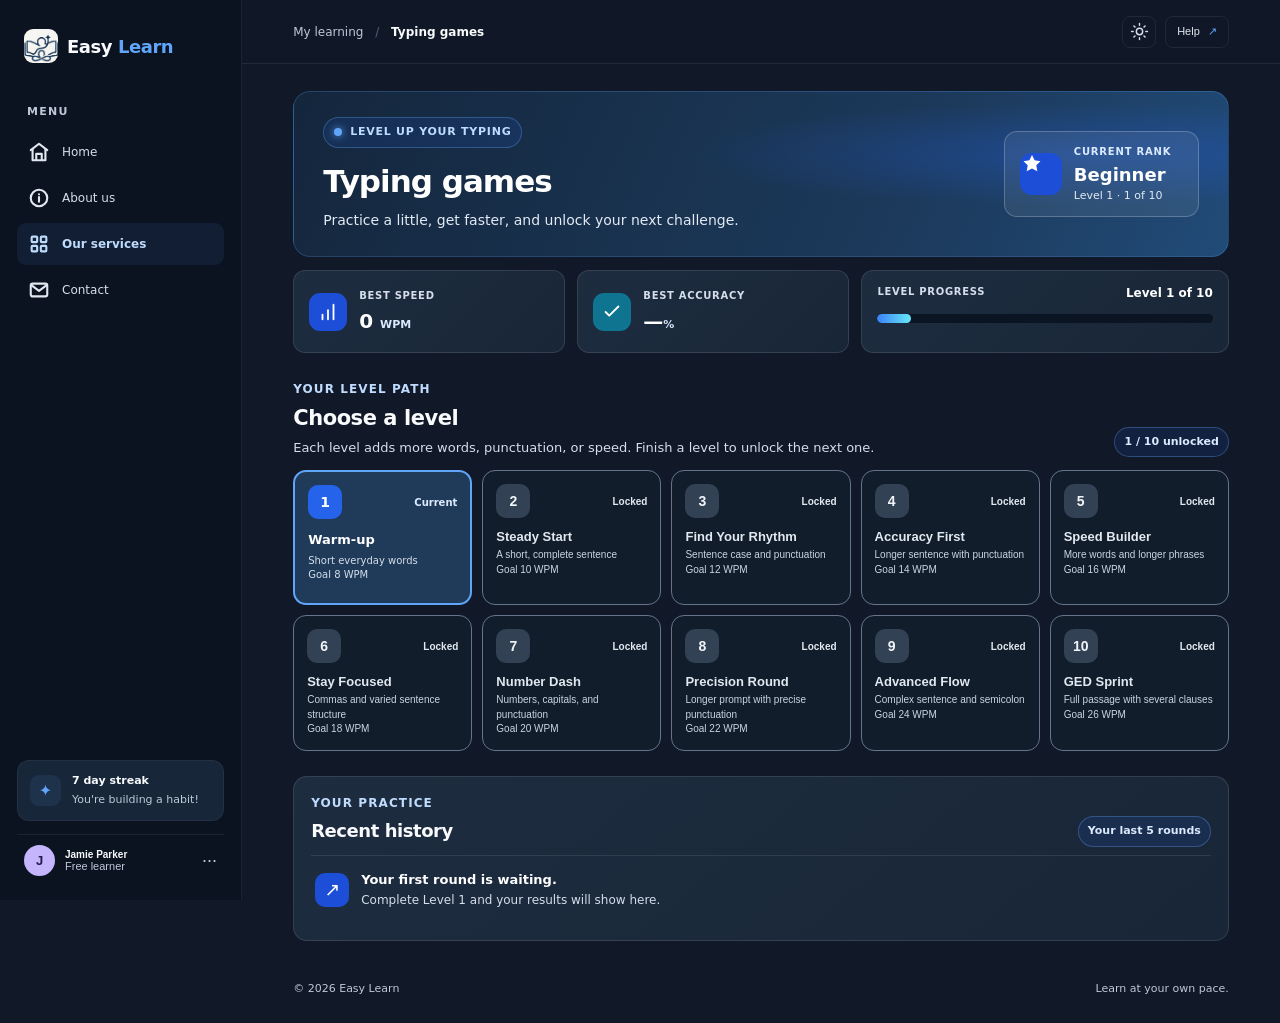
<file: frontend/typing.html>
<!doctype html><html lang="en"><head><meta charset="utf-8"><meta name="viewport" content="width=device-width, initial-scale=1"><meta name="theme-color" content="#111827"><title>Typing games | Easy Learn</title><link rel="stylesheet" href="css/styles.css"><link rel="stylesheet" href="css/readability.css"><link rel="stylesheet" href="css/paths.css"><link rel="stylesheet" href="css/typing.css"><script src="js/app.js" defer></script></head><body><div class="app-shell"><aside class="sidebar" id="sidebar"><a class="brand" href="index.html" aria-label="Easy Learn home"><img class="brand-logo" src="assets/logo.jpg" alt=""><span>Easy <span class="brand-blue">Learn</span></span></a><div class="side-label">MENU</div><nav class="side-nav" aria-label="Main navigation"><a class="side-link" data-page="home" href="index.html"><span class="nav-icon"><svg viewBox="0 0 24 24" aria-hidden="true"><path d="m3 10 9-7 9 7"/><path d="M5 9v12h14V9M9 21v-7h6v7"/></svg></span>Home</a><a class="side-link" data-page="about" href="about.html"><span class="nav-icon"><svg viewBox="0 0 24 24" aria-hidden="true"><circle cx="12" cy="12" r="9"/><path d="M12 11v5M12 8h.01"/></svg></span>About us</a><a class="side-link" data-page="services" href="services.html"><span class="nav-icon"><svg viewBox="0 0 24 24" aria-hidden="true"><rect x="4" y="4" width="6" height="6" rx="1"/><rect x="14" y="4" width="6" height="6" rx="1"/><rect x="4" y="14" width="6" height="6" rx="1"/><rect x="14" y="14" width="6" height="6" rx="1"/></svg></span>Our services</a><a class="side-link" data-page="contact" href="contact.html"><span class="nav-icon"><svg viewBox="0 0 24 24" aria-hidden="true"><rect x="3" y="5" width="18" height="14" rx="2"/><path d="m4 7 8 6 8-6"/></svg></span>Contact</a></nav><div class="sidebar-bottom"><div class="streak-card"><div class="streak-icon">✦</div><div><strong>7 day streak</strong><small>You're building a habit!</small></div></div><button class="profile" id="profileButton"><span class="profile-avatar">J</span><span class="profile-copy"><strong>Jamie Parker</strong><small>Free learner</small></span><span class="profile-more">···</span></button></div></aside><main class="main" data-current-page="services"><header class="topbar"><button class="mobile-menu" id="menuButton" aria-label="Open navigation"><svg viewBox="0 0 24 24" aria-hidden="true"><path d="M4 6h16M4 12h16M4 18h16"/></svg></button><div class="breadcrumb">My learning <span>/</span> <b>Typing games</b></div><div class="top-actions"><button class="top-icon" id="themeButton" aria-label="Toggle light and dark theme"><svg viewBox="0 0 24 24" aria-hidden="true"><circle cx="12" cy="12" r="4"/><path d="M12 2v2M12 20v2M4.93 4.93l1.41 1.41m11.32 11.32 1.41 1.41M2 12h2m16 0h2M4.93 19.07l1.41-1.41M17.66 6.34l1.41-1.41"/></svg></button><button class="help-button" data-toast="Help center">Help <span>↗</span></button></div></header><div class="content info-page typing-page"><section class="typing-welcome"><div><span class="eyebrow-pill"><i></i> LEVEL UP YOUR TYPING</span><h1>Typing games</h1><p>Practice a little, get faster, and unlock your next challenge.</p></div><div class="rank-card"><span class="rank-emblem"><svg viewBox="0 0 24 24" aria-hidden="true"><path d="m12 2 2.6 5.3 5.9.9-4.2 4.1 1 5.9-5.3-2.8-5.3 2.8 1-5.9-4.2-4.1 5.9-.9L12 2Z"/></svg></span><div><small>CURRENT RANK</small><strong id="currentRank">Beginner</strong><span id="rankLevel">Level 1 · 1 of 10</span></div></div></section>
<section class="typing-stats-row"><article class="typing-stat"><span class="typing-stat-icon"><svg viewBox="0 0 24 24" aria-hidden="true"><path d="M12 20V10M18 20V4M6 20v-5"/></svg></span><div><small>BEST SPEED</small><strong><span id="bestWpm">0</span> <i>WPM</i></strong></div></article><article class="typing-stat"><span class="typing-stat-icon accuracy-stat-icon"><svg viewBox="0 0 24 24" aria-hidden="true"><path d="m5 12 4 4L19 6"/></svg></span><div><small>BEST ACCURACY</small><strong><span id="bestAccuracy">—</span><i>%</i></strong></div></article><article class="typing-progress-card"><div class="progress-heading"><small>LEVEL PROGRESS</small><strong id="rankProgressText">Level 1 of 10</strong></div><div class="rank-progress-track"><span id="rankProgress"></span></div></article></section>
<section class="level-hub-section"><div class="hub-heading"><div><span class="section-kicker">YOUR LEVEL PATH</span><h2>Choose a level</h2><p>Each level adds more words, punctuation, or speed. Finish a level to unlock the next one.</p></div><span class="level-count" id="unlockedCount">1 / 10 unlocked</span></div><div class="level-hub-grid" id="levelGrid" aria-label="Typing game levels"></div></section>
<section class="history-panel"><div class="history-heading"><div><span class="section-kicker">YOUR PRACTICE</span><h2>Recent history</h2></div><span class="history-note">Your last 5 rounds</span></div><div class="history-list" id="historyList"><div class="history-empty"><span class="history-empty-icon">↗</span><div><strong>Your first round is waiting.</strong><small>Complete Level 1 and your results will show here.</small></div></div></div></section><footer>© 2026 Easy Learn <span>Learn at your own pace.</span></footer></div></main></div><div class="toast" id="toast" role="status" aria-live="polite"></div></body></html>
</file>
<file: frontend/css/styles.css>
:root{color-scheme:dark;--bg:#111827;--sidebar:#0b1220;--panel:#1c293b;--panel-raised:#243449;--line:#ffffff12;--text:#e8eef7;--muted:#9baabe;--quiet:#718198;--blue:#60a5fa;--blue-strong:#3b82f6;--blue-wash:#60a5fa16;--violet:#a78bfa;--cyan:#67d5e8;--shadow:0 16px 40px #02061730}*{box-sizing:border-box}html{scroll-behavior:smooth}body{margin:0;background:var(--bg);color:var(--text);font:14px/1.5 Inter,ui-sans-serif,system-ui,-apple-system,"Segoe UI",sans-serif}.app-shell{min-height:100vh}.sidebar{position:fixed;inset:0 auto 0 0;width:242px;background:var(--sidebar);border-right:1px solid var(--line);padding:25px 17px 14px;display:flex;flex-direction:column;z-index:5}.brand{height:41px;display:flex;gap:10px;align-items:center;padding-left:7px;text-decoration:none;color:var(--text);font-size:18px;font-weight:750;letter-spacing:-.55px}.brand-mark{height:30px;width:30px;border-radius:9px;background:var(--blue);color:#0b1424;display:grid;place-items:center;font-size:21px;font-weight:850}.brand-blue{color:var(--blue)}.side-label{margin:37px 0 10px 10px;color:var(--quiet);font-size:9px;font-weight:800;letter-spacing:1.4px}.side-nav{display:grid;gap:4px}.side-link{width:100%;display:flex;align-items:center;gap:12px;padding:10px 11px;border:0;border-radius:9px;background:none;color:var(--muted);text-align:left;text-decoration:none;font:inherit;font-size:12px;cursor:pointer;transition:.18s}.side-link:hover{background:#ffffff08;color:var(--text)}.side-link.active{background:var(--blue-wash);color:#bfdbfe;font-weight:700}.nav-icon{width:20px;text-align:center;font-size:16px;color:var(--quiet)}.side-link.active .nav-icon{color:var(--blue)}.tools-label{margin-top:29px}.sidebar-bottom{margin-top:auto}.streak-card{display:flex;align-items:center;gap:11px;background:#18263a;border:1px solid #ffffff0d;border-radius:12px;padding:12px;margin-bottom:13px}.streak-icon{width:31px;height:31px;border-radius:9px;display:grid;place-items:center;background:#60a5fa18;color:var(--blue);font-size:16px}.streak-card strong,.streak-card small,.profile-copy strong,.profile-copy small{display:block}.streak-card strong{font-size:11px}.streak-card small{margin-top:2px;color:var(--quiet);font-size:9px}.profile{display:flex;align-items:center;gap:10px;width:100%;padding:10px 7px;background:none;border:0;border-top:1px solid var(--line);color:var(--text);text-align:left;cursor:pointer}.profile-avatar{width:31px;height:31px;border-radius:50%;display:grid;place-items:center;background:#c4b5fd;color:#24194a;font-size:13px;font-weight:800}.profile-copy{flex:1}.profile-copy strong{font-size:10px}.profile-copy small{font-size:9px;color:var(--quiet)}.profile-more{color:var(--quiet);font-size:18px}.main{margin-left:242px;min-height:100vh}.topbar{height:64px;display:flex;align-items:center;justify-content:space-between;padding:0 clamp(25px,4vw,57px);border-bottom:1px solid var(--line);background:#111827d9;position:sticky;top:0;z-index:4;backdrop-filter:blur(16px)}.breadcrumb{font-size:11px;color:var(--quiet)}.breadcrumb span{padding:0 8px;color:#536176}.breadcrumb b{color:var(--muted);font-weight:600}.top-actions{display:flex;gap:9px;align-items:center}.top-icon,.help-button{height:32px;border:1px solid var(--line);border-radius:8px;background:transparent;color:var(--muted);cursor:pointer}.top-icon{width:34px;font-size:15px}.help-button{padding:0 11px;font-size:10px}.help-button span{color:var(--blue);margin-left:5px}.mobile-menu{display:none}.content{max-width:1110px;padding:34px clamp(25px,4vw,57px) 25px;margin:auto}.welcome-row{display:flex;justify-content:space-between;align-items:center;gap:16px;margin-bottom:23px}.date-line{font-size:9px;letter-spacing:1.4px;color:var(--quiet);font-weight:750}.welcome-row h1{font-size:25px;letter-spacing:-.8px;margin:5px 0 2px}.wave{font-size:19px;color:var(--blue)}.welcome-copy,.section-heading p,.panel-heading p{margin:0;color:var(--muted);font-size:11px}.primary-btn,.continue-btn,.timer-start{border:0;border-radius:8px;background:var(--blue-strong);color:white;font-weight:700;cursor:pointer;box-shadow:0 5px 16px #2563eb30;transition:.18s}.primary-btn:hover,.continue-btn:hover,.timer-start:hover{background:#5596f4;transform:translateY(-1px)}.primary-btn{padding:10px 14px;font-size:10px;display:flex;gap:8px;align-items:center}.primary-btn:first-letter{font-size:15px}.continue-card{min-height:218px;position:relative;overflow:hidden;display:flex;border:1px solid #60a5fa28;border-radius:14px;background:linear-gradient(105deg,#1e3049 0%,#1a2c43 58%,#1b2d45 100%);box-shadow:var(--shadow)}.continue-copy{position:relative;z-index:1;width:57%;padding:24px 27px}.overline{display:flex;align-items:center;gap:7px;color:#a9bfd8;font-size:8px;font-weight:800;letter-spacing:1.15px}.live-dot{height:6px;width:6px;border-radius:50%;background:#60a5fa;box-shadow:0 0 9px #60a5fa}.continue-card h2{font-size:22px;letter-spacing:-.6px;margin:9px 0 1px}.continue-card p{font-size:10px;color:#a9b8ca;margin:0 0 18px}.progress-meta{display:flex;justify-content:space-between;color:#bdcadd;font-size:9px;margin-bottom:5px}.progress-meta strong{color:#dbeafe}.progress-track{height:4px;border-radius:8px;background:#ffffff20;overflow:hidden}.progress-track span{display:block;width:48%;height:100%;background:var(--blue);border-radius:8px}.continue-btn{padding:9px 12px;margin-top:15px;font-size:9px}.continue-btn span{margin-left:10px}.continue-art{position:absolute;inset:0 0 0 54%;overflow:hidden}.orbit{position:absolute;border:1px solid #60a5fa20;border-radius:50%;width:260px;height:260px;top:-21px;right:34px}.orbit-two{width:194px;height:194px;top:12px;right:67px;border-color:#60a5fa2c}.math-card{position:absolute;right:20%;top:47px;width:174px;padding:16px 18px;border:1px solid #ffffff20;border-radius:11px;background:#15243ae8;box-shadow:0 15px 35px #02061755;transform:rotate(3deg)}.math-card small,.math-card b,.math-card span{display:block}.math-card small{color:#8fa6c2;font-size:8px;letter-spacing:1px}.math-card b{font-size:17px;letter-spacing:.2px;margin:11px 0 8px}.math-card span{font-size:12px;color:#cbdcf1}.math-card i{float:right;font-style:normal;color:#93c5fd}.spark{position:absolute;color:#8bbafa;font-weight:800}.spark-a{right:14%;top:34px;font-size:20px}.spark-b{right:14%;bottom:31px;font-size:24px;color:#a7bfe0}.stats-grid{display:grid;grid-template-columns:repeat(3,1fr);gap:12px;margin:14px 0 30px}.stat-card{min-height:91px;display:flex;align-items:center;gap:12px;padding:15px;background:var(--panel);border:1px solid var(--line);border-radius:11px}.stat-icon{width:35px;height:35px;border-radius:10px;display:grid;place-items:center;font-size:18px;flex:0 0 auto}.blue-icon{background:#60a5fa17;color:var(--blue)}.violet-icon{background:#a78bfa17;color:var(--violet)}.cyan-icon{background:#67d5e817;color:var(--cyan)}.stat-card>div{min-width:0}.stat-label{display:block;color:var(--muted);font-size:9px}.stat-card strong{display:inline-block;font-size:18px;letter-spacing:-.4px;margin:1px 7px 0 0}.stat-card small{font-size:8px;color:var(--quiet)}.stat-card small.positive{color:#93c5fd}.positive span{color:var(--quiet)}.learning-section{margin-bottom:25px}.section-heading,.panel-heading{display:flex;justify-content:space-between;align-items:center}.section-heading{margin-bottom:12px}.section-heading h2,.panel-heading h2{font-size:14px;letter-spacing:-.2px;margin:0 0 2px}.view-all{text-decoration:none;font-size:9px;color:#93c5fd;font-weight:700}.view-all span{margin-left:3px}.learning-grid{display:grid;grid-template-columns:repeat(4,1fr);gap:11px}.learning-card{position:relative;min-height:146px;padding:14px;background:var(--panel);border:1px solid var(--line);border-radius:11px;text-decoration:none;transition:transform .18s,border-color .18s}.learning-card:hover{transform:translateY(-2px);border-color:#60a5fa55}.learning-icon,.activity-icon{display:grid;place-items:center;border-radius:9px;font-weight:700}.learning-icon{width:34px;height:34px;font-size:17px}.icon-blue{background:#60a5fa17;color:var(--blue)}.icon-violet{background:#a78bfa17;color:var(--violet)}.icon-cyan{background:#67d5e817;color:var(--cyan)}.icon-slate{background:#94a3b817;color:#bdcbe0}.card-arrow{position:absolute;right:13px;top:14px;color:var(--quiet);font-size:13px}.learning-card h3{font-size:11px;margin:12px 0 2px;color:var(--text)}.learning-card p{font-size:9px;color:var(--muted);margin:0}.card-meta{display:block;font-size:8px;color:var(--quiet);margin-top:11px}.bottom-grid{display:grid;grid-template-columns:1.35fr .8fr;gap:12px}.panel{background:var(--panel);border:1px solid var(--line);border-radius:11px;padding:16px}.panel-heading{margin-bottom:9px}.panel-heading h2{font-size:12px}.panel-heading p{font-size:9px}.activity-row{display:flex;align-items:center;gap:10px;min-height:51px;border-top:1px solid var(--line)}.activity-icon{width:29px;height:29px;font-size:13px;flex:0 0 auto}.activity-text{flex:1}.activity-text strong,.activity-text small{display:block}.activity-text strong{font-size:9px}.activity-text small{font-size:8px;color:var(--quiet);margin-top:2px}.activity-score{font-size:10px;font-weight:700}.activity-score small{font-size:8px;color:var(--quiet);font-weight:400}.activity-done{font-size:8px;color:#93c5fd}.focus-symbol{font-size:16px;color:#93c5fd}.timer{font-size:28px;font-weight:720;letter-spacing:1px;margin:1px 0 8px;font-variant-numeric:tabular-nums}.timer-track{height:4px;border-radius:4px;background:#ffffff12}.timer-track span{display:block;height:100%;width:0;background:var(--blue);border-radius:4px}.timer-actions{display:flex;gap:7px;margin-top:11px}.timer-start{padding:8px 11px;font-size:9px}.timer-reset{width:31px;border:1px solid var(--line);border-radius:8px;background:transparent;color:var(--muted);cursor:pointer}footer{display:flex;justify-content:space-between;padding:20px 0 0;color:var(--quiet);font-size:8px}.toast{position:fixed;z-index:10;bottom:24px;left:50%;transform:translate(-50%,12px);opacity:0;pointer-events:none;background:#080e19;color:#e8eef7;border:1px solid #ffffff1b;border-radius:9px;padding:10px 15px;box-shadow:var(--shadow);font-size:11px;transition:.2s}.toast.show{opacity:1;transform:translate(-50%,0)}body.light{color-scheme:light;--bg:#f1f5f9;--sidebar:#fff;--panel:#fff;--panel-raised:#e2e8f0;--line:#0f172a14;--text:#0f172a;--muted:#475569;--quiet:#718096;--blue:#2563eb;--blue-strong:#2563eb;--blue-wash:#2563eb12;--shadow:0 16px 40px #0f172a12}body.light .topbar{background:#ffffffed}body.light .streak-card{background:#f1f5f9}body.light .continue-card{background:linear-gradient(105deg,#dbeafe,#eff6ff)}body.light .continue-card p,body.light .continue-card .overline,body.light .progress-meta{color:#475569}body.light .math-card{background:#fff;color:#0f172a}body.light .math-card small{color:#64748b}body.light .math-card span{color:#334155}body.light .continue-card .progress-track{background:#cbd5e1}body.light .timer-reset{color:var(--muted)}@media(min-width:1400px){.content{padding-top:43px}.continue-card{min-height:230px}.learning-card{min-height:155px}}@media(max-width:1050px){.sidebar{width:205px}.main{margin-left:205px}.content{padding-left:28px;padding-right:28px}.topbar{padding:0 28px}.learning-grid{grid-template-columns:repeat(2,1fr)}.learning-card{min-height:129px}.math-card{right:12%}}@media(max-width:720px){.sidebar{transform:translateX(-100%);transition:transform .22s;box-shadow:var(--shadow)}.sidebar.open{transform:translateX(0)}.main{margin-left:0}.mobile-menu{display:block;border:0;background:none;color:var(--muted);font-size:17px;cursor:pointer;margin-right:11px}.topbar{justify-content:flex-start;padding:0 17px}.breadcrumb{flex:1}.top-actions{margin-left:auto}.content{padding:25px 18px}.welcome-row{align-items:flex-start}.welcome-row h1{font-size:22px}.primary-btn{padding:9px 11px}.primary-btn span{display:none}.continue-copy{width:67%;padding:20px}.continue-art{left:52%;opacity:.8}.math-card{right:2%;width:145px;padding:13px}.stats-grid{gap:8px}.stat-card{padding:11px;gap:8px}.stat-icon{height:29px;width:29px}.stat-label{font-size:8px}.stat-card strong{font-size:15px}.stat-card small{font-size:7px}.bottom-grid{grid-template-columns:1fr}.focus-panel{min-height:150px}}@media(max-width:460px){.date-line{font-size:8px}.welcome-row h1{font-size:19px}.welcome-copy{font-size:9px}.primary-btn{font-size:9px}.continue-card{min-height:205px}.continue-copy{width:76%;padding:18px}.continue-art{left:60%;opacity:.55}.continue-card h2{font-size:19px}.stats-grid{grid-template-columns:1fr}.stat-card{min-height:67px}.stat-label{font-size:9px}.stat-card strong{font-size:16px}.learning-grid{gap:8px}.learning-card{padding:11px;min-height:137px}.learning-card h3{font-size:10px}.section-heading h2{font-size:13px}footer{gap:8px;flex-direction:column}}

html{scroll-padding-top:78px}.section-kicker{display:block;color:var(--blue);font-size:8px;font-weight:800;letter-spacing:1.2px;margin-bottom:5px}.about-section{padding:19px 20px;margin:0 0 12px;border:1px solid var(--line);border-radius:11px;background:var(--panel)}.about-section .section-heading{margin:0}.about-section .section-heading h2{font-size:14px;margin:0 0 4px}.about-section .section-heading p{max-width:640px;line-height:1.7}.contact-section{display:flex;justify-content:space-between;align-items:center;gap:16px;padding:18px 20px;margin:0 0 14px;border:1px solid #60a5fa26;border-radius:11px;background:linear-gradient(105deg,#1e3049,#1a2c43)}.contact-section h2{font-size:14px;margin:0 0 3px}.contact-section p{font-size:9px;color:#a9b8ca;margin:0}.contact-button{border:1px solid #ffffff23;border-radius:8px;padding:8px 11px;background:#ffffff0a;color:#e8eef7;font-size:9px;font-weight:700;white-space:nowrap;cursor:pointer}.contact-button span{color:#93c5fd;margin-left:8px}body.light .contact-section{background:linear-gradient(105deg,#dbeafe,#eff6ff)}body.light .contact-section p{color:#475569}body.light .contact-button{color:#0f172a;border-color:#0f172a20}

.simple-page{padding-top:37px}.page-intro{max-width:680px;margin:0 0 25px}.page-intro h1{font-size:30px;letter-spacing:-1px;margin:4px 0 7px}.page-intro p{font-size:12px;color:var(--muted);margin:0;line-height:1.8}.info-grid{display:grid;grid-template-columns:repeat(3,1fr);gap:12px;margin:0 0 16px}.info-card{padding:18px;background:var(--panel);border:1px solid var(--line);border-radius:11px}.info-card h2{font-size:13px;margin:13px 0 5px}.info-card p{font-size:10px;color:var(--muted);line-height:1.75;margin:0}.page-callout{padding:20px;background:linear-gradient(105deg,#1e3049,#1a2c43);border:1px solid #60a5fa26;border-radius:11px;margin:16px 0}.page-callout h2{font-size:15px;margin:0 0 4px}.page-callout p{color:#b6c5d9;font-size:10px;margin:0 0 13px}.as-link{text-decoration:none;display:inline-flex}.service-grid{grid-template-columns:repeat(2,1fr)}.service-grid .learning-card{min-height:165px}.service-grid .learning-card h2{font-size:13px;margin:12px 0 3px}.service-grid .learning-card p{font-size:10px;max-width:380px;line-height:1.7}.contact-options{display:grid;grid-template-columns:repeat(2,1fr);gap:12px}.outline-btn{margin-top:14px;padding:8px 10px;background:transparent;border:1px solid var(--line);border-radius:8px;color:var(--muted);font:inherit;font-size:9px;cursor:pointer}.outline-btn:hover{border-color:#60a5fa66;color:var(--text)}body.light .page-callout{background:linear-gradient(105deg,#dbeafe,#eff6ff)}body.light .page-callout p{color:#475569}@media(max-width:650px){.info-grid,.contact-options{grid-template-columns:1fr}.service-grid{grid-template-columns:1fr}.simple-page{padding-top:27px}.page-intro h1{font-size:25px}}

/* Focused home page */
.home-content{min-height:calc(100vh - 64px);display:flex;flex-direction:column;padding-top:38px}.home-welcome{min-height:177px;display:flex;align-items:center;justify-content:space-between;position:relative;overflow:hidden;padding:29px 34px;border:1px solid #60a5fa28;border-radius:15px;background:linear-gradient(112deg,#1b2a40 0%,#1d3553 62%,#203b5d 100%)}.welcome-copy-block{position:relative;z-index:1}.home-welcome .section-kicker{margin-bottom:6px}.home-welcome h1{font-size:30px;letter-spacing:-1.25px;margin:0 0 5px;color:#f1f5f9}.home-welcome p{font-size:12px;color:#b7c7db;margin:0}.welcome-mark{position:absolute;width:180px;height:180px;right:72px;top:50%;transform:translateY(-50%);border:1px solid #93c5fd20;border-radius:50%;display:grid;place-items:center;color:#93c5fd15;font-size:110px;font-weight:800}.welcome-mark:before,.welcome-mark:after{content:"";position:absolute;border:1px solid #93c5fd20;border-radius:50%}.welcome-mark:before{inset:17px}.welcome-mark:after{inset:36px}.welcome-mark span{transform:translateY(-5px)}.welcome-mark i{position:absolute;right:23px;top:25px;font-size:22px;font-style:normal;color:#93c5fd}.home-features{margin-top:31px}.home-section-heading{margin:0 0 14px}.home-section-heading .section-kicker{margin-bottom:4px}.home-section-heading h2{font-size:19px;letter-spacing:-.5px;margin:0 0 3px}.home-section-heading p{font-size:10px;color:var(--muted);margin:0}.feature-grid{display:grid;grid-template-columns:repeat(2,minmax(0,1fr));gap:13px}.feature-card{position:relative;min-height:177px;padding:18px 20px 15px;border:1px solid var(--line);border-radius:12px;background:var(--panel);text-decoration:none;overflow:hidden;transition:transform .18s,border-color .18s,background .18s}.feature-card:hover{transform:translateY(-2px);border-color:#60a5fa65;background:#213248}.feature-icon{width:36px;height:36px;display:grid;place-items:center;border-radius:10px;background:#60a5fa18;color:#93c5fd;font-size:17px;font-weight:700;margin-bottom:12px}.feature-arrow{position:absolute;right:18px;top:18px;color:var(--quiet);font-size:15px}.feature-kicker{display:block;font-size:8px;letter-spacing:1.1px;font-weight:800;color:#8da5c2}.feature-card h3{font-size:14px;margin:3px 0 4px;letter-spacing:-.2px}.feature-card p{font-size:9px;color:var(--muted);margin:0;max-width:390px;line-height:1.65}.feature-link{display:inline-flex;align-items:center;gap:9px;margin-top:11px;font-size:9px;color:#bfdbfe;font-weight:700}.feature-link b{font-size:13px;font-weight:500}.feature-vocabulary .feature-icon{background:#7dd3fc16;color:#7dd3fc}.feature-concepts .feature-icon{background:#a5b4fc16;color:#a5b4fc}.feature-typing .feature-icon{background:#94a3b816;color:#cbd5e1}.home-footer{display:flex;align-items:center;gap:16px;padding:18px 0 2px;margin-top:auto;color:var(--quiet);font-size:9px;border-top:1px solid var(--line)}.footer-brand{display:flex;align-items:center;gap:6px;color:var(--text);text-decoration:none;font-size:12px;font-weight:750}.footer-brand>span:last-child{color:#93c5fd;margin-left:-6px}.footer-mark{width:22px;height:22px;display:grid;place-items:center;background:var(--blue);color:#0b1424;border-radius:7px;font-size:15px}.home-footer nav{display:flex;gap:14px;margin-left:auto}.home-footer nav a{color:var(--muted);text-decoration:none}.home-footer nav a:hover{color:var(--text)}.home-footer small{font-size:8px;color:var(--quiet)}body.light .home-welcome{background:linear-gradient(112deg,#dbeafe,#eff6ff);border-color:#2563eb20}body.light .home-welcome h1{color:#0f172a}body.light .home-welcome p{color:#475569}body.light .welcome-mark{color:#2563eb16;border-color:#2563eb20}body.light .welcome-mark:before,body.light .welcome-mark:after{border-color:#2563eb20}body.light .welcome-mark i{color:#2563eb}body.light .feature-card:hover{background:#f8fbff}body.light .feature-kicker{color:#64748b}body.light .feature-link{color:#1d4ed8}@media(max-width:720px){.home-content{padding-top:25px}.home-welcome{min-height:155px;padding:23px}.home-welcome h1{font-size:25px}.welcome-mark{right:16px;width:140px;height:140px;font-size:82px}.feature-card{min-height:170px;padding:16px}.home-footer{flex-wrap:wrap}.home-footer nav{margin-left:auto}}@media(max-width:500px){.home-welcome{min-height:143px;padding:20px}.home-welcome h1{font-size:22px}.home-welcome p{max-width:220px;font-size:10px}.welcome-mark{right:-40px;opacity:.6}.home-features{margin-top:24px}.home-section-heading h2{font-size:17px}.feature-grid{grid-template-columns:1fr;gap:9px}.feature-card{min-height:150px;padding:14px 16px}.feature-icon{margin-bottom:8px}.feature-link{margin-top:8px}.home-footer{gap:10px}.home-footer nav{order:3;width:100%;margin:2px 0 0;justify-content:space-between}}

.brand{height:42px}.brand-logo{display:block;width:166px;max-height:34px;object-fit:contain;object-position:left center}.footer-brand .footer-mark{display:none}.footer-brand{gap:0}.footer-brand img{height:27px;width:auto;max-width:136px;object-fit:contain;background:#f8fafc;border-radius:5px;padding:2px 5px}

/* Final wordmark sizing and contrast */
.sidebar .brand{height:36px;width:max-content;padding:4px 8px;margin-left:2px;border-radius:8px;background:#f8fafc;overflow:hidden}.sidebar .brand-logo{width:145px;max-height:28px}.home-footer .footer-brand img{height:21px;max-width:112px;padding:2px 4px}

/* Fit the updated icon-only logo crop */
.sidebar .brand{height:42px;width:auto;padding:0 0 0 7px;margin-left:0;background:transparent;border-radius:0;overflow:visible;gap:9px;font-size:18px}.sidebar .brand-logo{width:34px;height:34px;max-height:34px;object-fit:cover;object-position:center;border-radius:9px;background:#f8fafc;flex:0 0 34px}.home-footer .footer-brand{gap:7px;font-size:12px}.home-footer .footer-brand img{width:26px;height:26px;max-width:26px;padding:0;object-fit:cover;border-radius:7px;background:#f8fafc;flex:0 0 26px}.home-footer .footer-brand>span{margin:0;color:var(--text)}.home-footer .footer-brand>span span{color:#60a5fa}

/* Clearer brand, icons, and home hero */
.brand{font-size:18px;letter-spacing:-.45px}.brand-logo{width:36px;height:36px;max-height:36px;object-fit:cover;border-radius:10px;background:#f8fafc;flex:0 0 36px}.brand-blue{color:#60a5fa}.footer-brand{gap:8px}.footer-brand img{height:30px;width:30px;max-width:30px;padding:0;object-fit:cover;border-radius:8px;background:#f8fafc}.footer-brand>span:last-child{margin:0;color:var(--text)}.nav-icon{width:22px;display:flex;justify-content:center;color:#c7d4e5}.side-link.active .nav-icon{color:#93c5fd}.nav-icon svg{width:19px;height:19px;fill:none;stroke:currentColor;stroke-width:1.8;stroke-linecap:round;stroke-linejoin:round}.mobile-menu svg,.top-icon svg{width:19px;height:19px;fill:none;stroke:currentColor;stroke-width:1.8;stroke-linecap:round;stroke-linejoin:round;vertical-align:middle}.top-icon{display:grid;place-items:center}.home-welcome{min-height:236px;padding:34px 38px;border-radius:18px;background:radial-gradient(ellipse at 86% 48%,#30639c66 0%,transparent 37%),linear-gradient(115deg,#16263c 0%,#1b3554 60%,#203f64 100%);border-color:#7db7f333;box-shadow:0 20px 54px #02061735}.home-welcome h1{font-size:clamp(30px,3.2vw,40px);letter-spacing:-1.65px}.home-welcome p{font-size:13px;max-width:430px}.welcome-cta{display:inline-flex;align-items:center;gap:14px;margin-top:18px;padding:10px 14px;border-radius:8px;background:#60a5fa;color:#071629;text-decoration:none;font-size:11px;font-weight:750;box-shadow:0 5px 16px #0b173044;transition:transform .18s,background .18s}.welcome-cta:hover{transform:translateY(-2px);background:#93c5fd}.welcome-cta span{font-size:15px}.welcome-mark{width:160px;height:126px;right:9%;top:50%;transform:translateY(-50%) rotate(3deg);display:grid;place-items:center;border:1px solid #ffffff5e;border-radius:18px;background:#f8fafc;box-shadow:0 18px 44px #07162966;overflow:hidden}.welcome-mark:before,.welcome-mark:after{display:none}.welcome-mark img{width:100%;height:100%;object-fit:contain}.home-features{margin-top:38px}.home-section-heading{margin-bottom:17px}.home-section-heading h2{font-size:22px;letter-spacing:-.6px}.home-section-heading p{font-size:12px}.feature-grid{gap:16px}.feature-card{min-height:194px;padding:19px 21px 17px;border-radius:15px;background:linear-gradient(140deg,#1c2a3c,#1b293b 72%,#1a283a);border-color:#ffffff15}.feature-card:before{content:"";position:absolute;left:0;top:0;height:3px;width:100%;background:linear-gradient(90deg,#60a5fa,#60a5fa00)}.feature-card:hover{border-color:#60a5fa7a;background:linear-gradient(140deg,#21354e,#1e3047 72%,#1c2e43)}.feature-icon{width:46px;height:46px;margin-bottom:14px;border-radius:13px;background:#60a5fa20;color:#bfdbfe}.feature-icon svg,.learning-icon svg{width:25px;height:25px;fill:none;stroke:currentColor;stroke-width:1.8;stroke-linecap:round;stroke-linejoin:round}.feature-arrow{top:20px;right:20px;color:#a7bbd4}.feature-kicker{font-size:9px;letter-spacing:1.15px;color:#9bb4d1}.feature-card h3{font-size:17px;margin:4px 0 5px;letter-spacing:-.35px}.feature-card p{font-size:11px;line-height:1.7;max-width:400px}.feature-link{font-size:10px;margin-top:13px;color:#bfdbfe}.feature-vocabulary:before{background:linear-gradient(90deg,#67d5e8,#67d5e800)}.feature-vocabulary .feature-icon{background:#67d5e81c;color:#a5f3fc}.feature-concepts:before{background:linear-gradient(90deg,#a78bfa,#a78bfa00)}.feature-concepts .feature-icon{background:#a78bfa20;color:#ddd6fe}.feature-typing:before{background:linear-gradient(90deg,#93c5fd,#93c5fd00)}.feature-typing .feature-icon{background:#94a3b820;color:#dbeafe}.home-footer{gap:19px;padding-top:17px}.home-footer nav{gap:17px}.home-footer nav a{font-size:10px}.home-footer small{font-size:9px}.learning-icon{width:42px;height:42px}.learning-icon svg{width:24px;height:24px}.icon-blue{background:#60a5fa1c;color:#93c5fd}.icon-violet{background:#a78bfa1c;color:#c4b5fd}.icon-cyan{background:#67d5e81c;color:#a5f3fc}.icon-slate{background:#94a3b81c;color:#cbd5e1}body.light .home-welcome{background:radial-gradient(ellipse at 86% 48%,#bfdbfeaa 0%,transparent 37%),linear-gradient(115deg,#eaf3ff,#dbeafe 68%,#e9f3ff)}body.light .welcome-cta{background:#2563eb;color:#fff}body.light .feature-card{background:linear-gradient(140deg,#fff,#f8fbff);border-color:#0f172a12}body.light .feature-card:hover{background:#f5f9ff}body.light .feature-card p{color:#475569}body.light .feature-kicker{color:#64748b}body.light .feature-link{color:#1d4ed8}body.light .nav-icon{color:#64748b}body.light .side-link.active .nav-icon{color:#2563eb}@media(max-width:720px){.home-welcome{min-height:210px;padding:25px}.welcome-mark{right:6%;width:135px;height:108px}.home-welcome h1{font-size:28px}.home-welcome p{font-size:11px}.home-features{margin-top:29px}.feature-card{min-height:185px;padding:17px}.home-section-heading h2{font-size:20px}}@media(max-width:500px){.home-welcome{min-height:196px;padding:20px}.home-welcome h1{font-size:23px;max-width:250px}.home-welcome p{max-width:210px;font-size:10px}.welcome-cta{margin-top:13px;padding:8px 10px;font-size:9px}.welcome-mark{width:88px;height:72px;right:15px;top:29px;transform:rotate(2deg);opacity:1}.feature-grid{grid-template-columns:1fr}.feature-card{min-height:168px}.home-footer{gap:10px}}

/* GED page content: clear type, contrast, and icon sizing */
.info-page{padding-top:34px}.eyebrow-pill{display:inline-flex;align-items:center;gap:8px;padding:6px 10px;border:1px solid #60a5fa55;border-radius:99px;background:#2563eb20;color:#bfdbfe;font-size:11px;font-weight:800;letter-spacing:.75px}.eyebrow-pill i{width:8px;height:8px;background:#60a5fa;border-radius:50%;box-shadow:0 0 9px #60a5fa}.ged-hero{position:relative;display:flex;align-items:center;justify-content:space-between;gap:32px;min-height:285px;padding:35px 38px;border:1px solid #60a5fa35;border-radius:19px;overflow:hidden;background:radial-gradient(ellipse at 85% 46%,#3b82f650,transparent 39%),linear-gradient(120deg,#17263a,#1e3b5e 68%,#23476f);box-shadow:0 18px 42px #02061735}.ged-hero-copy{position:relative;z-index:1;max-width:690px}.ged-hero h1{font-size:clamp(30px,3.5vw,42px);line-height:1.13;letter-spacing:-1.6px;margin:17px 0 11px;color:#f8fafc}.ged-hero h1 em{font-style:normal;color:#93c5fd}.ged-hero p{max-width:615px;font-size:15px;line-height:1.8;color:#d2dced;margin:0}.page-primary{display:inline-flex;align-items:center;justify-content:center;gap:13px;margin-top:20px;padding:11px 15px;border:0;border-radius:9px;background:#3b82f6;color:#fff;font:inherit;font-size:13px;font-weight:750;text-decoration:none;cursor:pointer;box-shadow:0 7px 18px #07162955}.page-primary:hover{background:#60a5fa;color:#08172b}.page-primary b{font-size:17px}.ged-hero-mark{width:165px;min-width:165px;padding:9px 9px 10px;border-radius:16px;background:#f8fafc;box-shadow:0 18px 38px #07162966;transform:rotate(3deg);text-align:center}.ged-hero-mark img{display:block;width:100%;height:112px;object-fit:contain}.ged-hero-mark span{display:block;margin-top:5px;color:#17263a;font-size:10px;font-weight:800;letter-spacing:.55px}.purpose-section{margin:33px 0 22px}.purpose-heading{max-width:740px;margin-bottom:16px}.section-kicker{font-size:11px;color:#93c5fd;font-weight:850;letter-spacing:1.1px}.purpose-heading h2{font-size:25px;line-height:1.25;letter-spacing:-.7px;margin:5px 0 6px}.purpose-heading p,.page-heading p{max-width:700px;color:#c5d0df;font-size:14px;line-height:1.75;margin:0}.purpose-grid{display:grid;grid-template-columns:repeat(3,1fr);gap:14px}.purpose-card{position:relative;min-height:170px;padding:20px 19px;background:linear-gradient(145deg,#1d2c3f,#1a2738);border:1px solid #ffffff19;border-radius:14px}.purpose-number{display:inline-flex;align-items:center;justify-content:center;width:31px;height:31px;border-radius:9px;background:#2563eb;color:#fff;font-size:12px;font-weight:850}.purpose-card h3{font-size:16px;margin:13px 0 6px}.purpose-card p{font-size:13px;line-height:1.7;color:#c6d1e0;margin:0}.about-callout{display:flex;align-items:center;gap:15px;padding:17px 19px;border:1px solid #60a5fa35;border-radius:13px;background:#172b43}.callout-icon,.service-icon,.contact-icon{display:grid;place-items:center;flex:0 0 auto;border-radius:12px;background:#2563eb;color:#fff}.callout-icon{width:43px;height:43px}.callout-icon svg,.service-icon svg,.contact-icon svg,.language-icon svg,.bot-avatar svg,.chat-input-row svg{width:24px;height:24px;fill:none;stroke:currentColor;stroke-width:2;stroke-linecap:round;stroke-linejoin:round}.about-callout>div:nth-child(2){flex:1}.about-callout h2{font-size:15px;margin:0 0 4px}.about-callout p{font-size:12px;color:#c5d0df;margin:0;line-height:1.6}.about-callout>a{color:#bfdbfe;text-decoration:none;font-size:12px;font-weight:750;white-space:nowrap}.page-heading{margin:0 0 24px;padding:2px 0}.page-heading h1{font-size:34px;letter-spacing:-1.2px;margin:10px 0 6px}.page-heading p{font-size:15px}.service-detail-grid{display:grid;grid-template-columns:repeat(2,minmax(0,1fr));gap:16px}.service-detail{position:relative;padding:21px;border:1px solid #ffffff19;border-radius:15px;background:linear-gradient(145deg,#1d2c3f,#192638);overflow:hidden}.service-detail:before{content:"";position:absolute;left:0;top:0;width:100%;height:3px;background:#60a5fa}.service-vocab:before{background:#22d3ee}.service-concepts:before{background:#a78bfa}.service-typing:before{background:#38bdf8}.service-head{display:flex;align-items:center;gap:12px}.service-icon{width:46px;height:46px;background:#2563eb}.service-vocab .service-icon{background:#087c99}.service-concepts .service-icon{background:#6d4aca}.service-typing .service-icon{background:#145d9e}.service-icon svg{width:26px;height:26px;stroke-width:2.1}.service-label{font-size:10px;color:#c5d8ef;font-weight:850;letter-spacing:1px}.service-detail h2{font-size:21px;letter-spacing:-.4px;margin:15px 0 5px}.service-detail>p{font-size:14px;line-height:1.7;color:#d2dcea;margin:0;max-width:600px}.service-options{display:grid;grid-template-columns:repeat(3,1fr);gap:9px;margin-top:17px}.service-options>div{padding:11px 10px;border:1px solid #ffffff19;border-radius:10px;background:#ffffff08}.service-options b,.service-options span{display:block}.service-options b{font-size:12px;margin-bottom:5px;color:#f1f5f9}.service-options span{font-size:11px;line-height:1.55;color:#c5d0df}.vocab-flip{display:grid;width:100%;min-height:121px;gap:4px;place-content:center;margin-top:17px;padding:13px;border:1px solid #67d5e85c;border-radius:12px;background:linear-gradient(135deg,#123d4a,#164352);color:#f0fdff;text-align:center;cursor:pointer;transition:transform .2s,background .2s}.vocab-flip:hover{transform:translateY(-2px);background:linear-gradient(135deg,#165368,#1c5a6c)}.flip-label{font-size:9px;font-weight:800;letter-spacing:1px;color:#a5f3fc}.vocab-flip strong{font-size:23px}.vocab-flip>span:nth-last-child(2){font-size:13px;color:#d3e9ed}.flip-hint{font-size:10px;color:#a5c5ce}.language-note{display:flex;align-items:center;gap:12px;padding:13px;margin-top:16px;border:1px solid #a78bfa40;border-radius:11px;background:#6d4aca1b}.language-icon{display:grid;place-items:center;width:39px;height:39px;border-radius:10px;background:#6d4aca;color:#fff}.language-note b,.language-note small{display:block}.language-note b{font-size:13px}.language-note small{font-size:12px;color:#d3c8f6;margin-top:3px;line-height:1.5}.typing-stats{display:grid;grid-template-columns:repeat(3,1fr);gap:9px;margin-top:18px}.typing-stats>div{padding:11px;border:1px solid #ffffff1b;border-radius:10px;background:#ffffff08}.typing-stats strong,.typing-stats small{display:block}.typing-stats strong{font-size:19px;color:#bae6fd}.typing-stats strong span{font-size:11px}.typing-stats small{font-size:11px;color:#c5d0df;margin-top:3px}.service-note{display:flex;align-items:center;gap:12px;margin-top:17px;padding:12px 15px;border-radius:10px;background:#60a5fa12}.service-note>span{font-size:18px;color:#93c5fd}.service-note p{flex:1;color:#cbd8e8;font-size:12px;line-height:1.5;margin:0}.service-note a{font-size:12px;color:#bfdbfe;font-weight:700;text-decoration:none;white-space:nowrap}.contact-heading{margin-bottom:18px}.contact-layout{display:grid;grid-template-columns:minmax(0,1.1fr) minmax(340px,.9fr);gap:16px;align-items:start}.contact-form-card,.chat-card{padding:21px;background:linear-gradient(145deg,#1d2c3f,#192638);border:1px solid #ffffff19;border-radius:15px}.contact-card-heading{display:flex;align-items:center;gap:12px;margin-bottom:17px}.contact-icon{width:44px;height:44px}.contact-card-heading h2,.chat-heading h2{font-size:17px;margin:0}.contact-card-heading p{font-size:12px;color:#c5d0df;margin:3px 0 0}.contact-form-card form>label,.form-row label{display:block;color:#e2eaf4;font-size:12px;font-weight:700}.form-row{display:grid;grid-template-columns:repeat(2,1fr);gap:12px}.contact-form-card input,.contact-form-card select,.contact-form-card textarea,.chat-input-row input{width:100%;margin-top:6px;padding:11px 12px;border:1px solid #70819a80;border-radius:9px;background:#101b2b;color:#f1f5f9;font:inherit;font-size:13px;outline:none}.contact-form-card input:focus,.contact-form-card select:focus,.contact-form-card textarea:focus,.chat-input-row input:focus{border-color:#60a5fa;box-shadow:0 0 0 3px #60a5fa25}.contact-form-card form>label{margin-top:13px}.contact-form-card textarea{resize:vertical;min-height:120px}.contact-form-card input::placeholder,.contact-form-card textarea::placeholder,.chat-input-row input::placeholder{color:#a6b4c5}.form-note{font-size:11px;color:#aebdd0;line-height:1.5;margin:10px 0 0}.form-feedback{min-height:20px;color:#bfdbfe;font-size:12px;margin-top:7px}.chat-card{padding:0;overflow:hidden}.chat-heading{display:flex;align-items:center;gap:11px;padding:16px;border-bottom:1px solid #ffffff19}.bot-avatar{width:42px;height:42px;display:grid;place-items:center;border-radius:13px;background:#2563eb;color:#fff}.bot-avatar svg{width:25px;height:25px}.chat-heading>div{flex:1}.chat-heading h2{font-size:15px}.chat-heading p{display:flex;align-items:center;gap:6px;font-size:10px;color:#c5d0df;margin:3px 0 0}.chat-heading p i{width:7px;height:7px;border-radius:50%;background:#34d399}.bot-tag{padding:4px 6px;border-radius:5px;background:#60a5fa20;color:#bfdbfe;font-size:9px;font-weight:800;letter-spacing:.5px}.chat-messages{height:185px;overflow:auto;display:flex;flex-direction:column;gap:9px;padding:14px;background:#111b2a}.chat-bubble{max-width:92%;padding:10px 12px;border-radius:11px;font-size:12px;line-height:1.55}.bot-message{align-self:flex-start;background:#25364b;color:#f1f5f9;border-bottom-left-radius:3px}.user-message{align-self:flex-end;background:#2563eb;color:#fff;border-bottom-right-radius:3px}.quick-questions{display:flex;flex-wrap:wrap;gap:7px;padding:12px 14px 8px}.quick-questions>span{width:100%;font-size:9px;font-weight:800;letter-spacing:.8px;color:#aebdd0}.quick-questions button{padding:7px 9px;border:1px solid #60a5fa55;border-radius:99px;background:#60a5fa13;color:#dbeafe;font:inherit;font-size:10px;cursor:pointer}.quick-questions button:hover{background:#2563eb;color:#fff}.chat-input-row{display:flex;align-items:center;gap:8px;padding:8px 14px 12px}.chat-input-row input{margin:0}.chat-input-row button{width:40px;height:40px;display:grid;place-items:center;flex:0 0 auto;border:0;border-radius:9px;background:#2563eb;color:#fff;cursor:pointer}.chat-input-row button:hover{background:#3b82f6}.chat-input-row svg{width:20px;height:20px}.chat-disclaimer{display:block;padding:0 14px 14px;color:#aebdd0;font-size:10px}.sr-only{position:absolute;width:1px;height:1px;padding:0;margin:-1px;overflow:hidden;clip:rect(0,0,0,0);white-space:nowrap;border:0}
/* Strong icon contrast in both themes */
.nav-icon{color:#e2e8f0}.nav-icon svg{width:21px;height:21px;stroke-width:2.2}.side-link.active .nav-icon{color:#bfdbfe}.feature-icon{background:#2563eb;color:#fff}.feature-icon svg{width:28px;height:28px;stroke-width:2.1}.feature-vocabulary .feature-icon{background:#087c99;color:#fff}.feature-concepts .feature-icon{background:#6545ba;color:#fff}.feature-typing .feature-icon{background:#145d9e;color:#fff}.feature-arrow{color:#dbeafe}.feature-kicker{color:#c3d4e8}.feature-link{color:#dbeafe}.learning-icon{background:#2563eb;color:#fff}.service-vocab .learning-icon{background:#087c99;color:#fff}.service-concepts .learning-icon{background:#6545ba;color:#fff}.service-typing .learning-icon{background:#145d9e;color:#fff}body.light .ged-hero{background:radial-gradient(ellipse at 85% 46%,#bfdbfeaa,transparent 39%),linear-gradient(120deg,#eff6ff,#dbeafe 68%,#eef6ff)}body.light .ged-hero h1{color:#0f172a}body.light .ged-hero h1 em{color:#1d4ed8}body.light .ged-hero p{color:#334155}body.light .eyebrow-pill{color:#1d4ed8;background:#dbeafe;border-color:#93c5fd}body.light .purpose-heading p,body.light .page-heading p{color:#475569}body.light .purpose-card,body.light .service-detail,body.light .contact-form-card,body.light .chat-card{background:#fff;border-color:#0f172a16}body.light .purpose-card h3,body.light .service-detail h2,body.light .contact-card-heading h2,body.light .chat-heading h2{color:#0f172a}body.light .purpose-card p,body.light .service-detail>p,body.light .service-options span,body.light .chat-heading p,body.light .chat-disclaimer{color:#475569}body.light .service-options>div,body.light .typing-stats>div{background:#f8fafc;border-color:#0f172a13}body.light .service-options b{color:#0f172a}body.light .typing-stats small{color:#475569}body.light .about-callout{background:#eff6ff;border-color:#bfdbfe}body.light .about-callout h2{color:#0f172a}body.light .about-callout p{color:#475569}body.light .about-callout>a,body.light .service-note a{color:#1d4ed8}body.light .language-note{background:#f5f3ff}body.light .language-note b{color:#0f172a}body.light .language-note small{color:#5b4b84}body.light .service-note{background:#eff6ff}body.light .service-note p{color:#334155}body.light .contact-form-card form>label,body.light .form-row label{color:#1e293b}body.light .contact-form-card input,body.light .contact-form-card select,body.light .contact-form-card textarea,body.light .chat-input-row input{background:#fff;color:#0f172a;border-color:#94a3b8}body.light .contact-form-card input::placeholder,body.light .contact-form-card textarea::placeholder,body.light .chat-input-row input::placeholder{color:#64748b}body.light .form-note,body.light .quick-questions>span{color:#475569}body.light .chat-messages{background:#f1f5f9}body.light .bot-message{background:#e2e8f0;color:#0f172a}body.light .quick-questions button{color:#1d4ed8;border-color:#93c5fd;background:#eff6ff}body.light .nav-icon{color:#cbd5e1}body.light .side-link.active .nav-icon{color:#bfdbfe}@media(max-width:950px){.contact-layout{grid-template-columns:1fr}.chat-card{max-width:none}.service-options{grid-template-columns:1fr}.service-options>div{display:grid;grid-template-columns:140px 1fr;gap:8px}.service-options b{margin:0}}@media(max-width:720px){.info-page{padding-top:24px}.ged-hero{min-height:260px;padding:25px;gap:15px}.ged-hero-mark{width:130px;min-width:130px}.ged-hero-mark img{height:91px}.ged-hero h1{font-size:30px}.purpose-grid{grid-template-columns:1fr}.purpose-card{min-height:0}.purpose-heading h2{font-size:22px}.about-callout{align-items:flex-start;flex-wrap:wrap}.about-callout>a{margin-left:58px}.page-heading h1{font-size:30px}.service-detail-grid{grid-template-columns:1fr}.contact-layout{grid-template-columns:1fr}}@media(max-width:500px){.ged-hero{min-height:290px;padding:19px}.ged-hero-mark{position:absolute;right:16px;top:18px;width:77px;min-width:77px;padding:5px;border-radius:11px;opacity:.95}.ged-hero-mark img{height:55px}.ged-hero-mark span{font-size:7px}.ged-hero-copy{padding-top:60px}.ged-hero h1{font-size:25px;letter-spacing:-.8px}.ged-hero p{font-size:13px}.page-heading h1{font-size:27px}.page-heading p{font-size:13px}.purpose-heading h2{font-size:20px}.form-row{grid-template-columns:1fr}.contact-form-card,.service-detail{padding:17px}.service-options>div{grid-template-columns:1fr;gap:4px}.typing-stats{gap:6px}.typing-stats>div{padding:9px}.typing-stats strong{font-size:16px}.about-callout{padding:14px}.about-callout>a{margin-left:0}}

body.light .nav-icon{color:#475569}body.light .side-link.active .nav-icon{color:#1d4ed8}body.light .feature-arrow{color:#475569}body.light .feature-kicker{color:#475569}

.page-primary{background:#1d4ed8;color:#fff}.page-primary:hover{background:#1e40af;color:#fff}a:focus-visible,button:focus-visible,input:focus-visible,select:focus-visible,textarea:focus-visible{outline:3px solid #93c5fd;outline-offset:3px}.service-detail,.purpose-card,.contact-form-card,.chat-card{color:#f1f5f9}body.light .page-primary{background:#1d4ed8;color:#fff}
</file>
<file: frontend/css/readability.css>
/* Readability pass: stronger muted text, larger captions, and clear controls */
:root{--text:#f8fafc;--muted:#d5deea;--quiet:#bdc9d8;--soft:#bdc9d8}
body.light{--text:#0b1220;--muted:#334155;--quiet:#526174;--soft:#526174}
body{color:var(--text)}
.side-label{color:#bdc9d8;font-size:11px;letter-spacing:1.25px}
.streak-card small,.profile-copy small{color:#bdc9d8;font-size:11px}
.breadcrumb{font-size:12px;color:#bdc9d8}.breadcrumb b{color:#f8fafc}
.help-button{font-size:11px;color:#e2e8f0}
.date-line{font-size:11px;color:#bdc9d8}
.section-kicker{font-size:12px;color:#bfdbfe}
.home-welcome .section-kicker{color:#bfdbfe}
.home-welcome h1{color:#fff}
.home-welcome p{color:#e2eaf4}
.home-section-heading h2{font-size:23px;color:#f8fafc}
.home-section-heading p{font-size:12px;color:#d5deea}
.feature-kicker{font-size:11px;color:#dbeafe;letter-spacing:1px}
.feature-card h3{font-size:18px;color:#fff}
.feature-card p{font-size:13px;color:#e2eaf4;line-height:1.65}
.feature-link{font-size:12px;color:#dbeafe}
.feature-arrow{font-size:18px;color:#dbeafe}
.home-footer,.home-footer span,.home-footer small{color:#bdc9d8}
.home-footer nav a{font-size:11px;color:#d5deea}
.page-heading p,.purpose-heading p{font-size:15px;color:#d5deea}
.purpose-heading h2{color:#fff}
.purpose-card h3{font-size:17px;color:#fff}
.purpose-card p{font-size:14px;line-height:1.7;color:#e2eaf4}
.service-label{font-size:11px;color:#dbeafe;letter-spacing:.9px}
.service-detail h2{font-size:22px;color:#fff}
.service-detail>p{font-size:14px;color:#e2eaf4;line-height:1.75}
.service-options b{font-size:13px;color:#fff}
.service-options span{font-size:12px;color:#d5deea}
.flip-label{font-size:10px;color:#cffafe}
.vocab-flip strong{font-size:25px;color:#fff}
.vocab-flip>span:nth-last-child(2){font-size:14px;color:#ecfeff}
.flip-hint{font-size:11px;color:#cffafe}
.language-note b{font-size:14px;color:#fff}
.language-note small{font-size:13px;color:#e9e2ff}
.typing-stats strong{color:#e0f2fe}
.typing-stats small{font-size:12px;color:#e2eaf4}
.service-note p{font-size:13px;color:#e2eaf4}
.service-note a,.about-callout>a{font-size:13px;color:#dbeafe}
.about-callout h2{font-size:16px;color:#fff}
.about-callout p{font-size:13px;color:#d5deea}
.contact-card-heading h2,.chat-heading h2{font-size:18px;color:#fff}
.contact-card-heading p,.chat-heading p{font-size:12px;color:#d5deea}
.contact-form-card form>label,.form-row label{font-size:13px;color:#f1f5f9}
.contact-form-card input,.contact-form-card select,.contact-form-card textarea,.chat-input-row input{font-size:14px;color:#fff;background:#0b1422;border-color:#91a2b8}
.contact-form-card input::placeholder,.contact-form-card textarea::placeholder,.chat-input-row input::placeholder{color:#bdc9d8;opacity:1}
.form-note,.chat-disclaimer{font-size:11px;color:#cbd5e1}
.form-feedback{font-size:13px;color:#bfdbfe}
.chat-bubble{font-size:13px;color:#f8fafc;line-height:1.6}
.quick-questions>span{font-size:10px;color:#cbd5e1}
.quick-questions button{font-size:11px;color:#eff6ff;border-color:#93c5fd}
.bot-tag{color:#dbeafe}
.chat-input-row button{background:#1d4ed8}
.nav-icon{color:#e2e8f0}
.nav-icon svg{width:22px;height:22px;stroke-width:2.3}
.feature-icon{width:48px;height:48px;background:#1d4ed8;color:#fff}
.feature-icon svg{width:29px;height:29px;stroke-width:2.2}
.feature-vocabulary .feature-icon{background:#0e7490;color:#fff}
.feature-concepts .feature-icon{background:#5b35a5;color:#fff}
.feature-typing .feature-icon{background:#075985;color:#fff}
.service-icon,.callout-icon,.contact-icon,.bot-avatar{background:#1d4ed8;color:#fff}
.service-vocab .service-icon{background:#0e7490}.service-concepts .service-icon{background:#5b35a5}.service-typing .service-icon{background:#075985}
.page-primary{background:#1d4ed8;color:#fff}.page-primary:hover{background:#1e40af;color:#fff}
a:focus-visible,button:focus-visible,input:focus-visible,select:focus-visible,textarea:focus-visible{outline:3px solid #bfdbfe;outline-offset:3px}
body.light .breadcrumb b,body.light .home-section-heading h2,body.light .feature-card h3,body.light .purpose-heading h2,body.light .purpose-card h3,body.light .service-detail h2,body.light .about-callout h2,body.light .contact-card-heading h2,body.light .chat-heading h2{color:#0b1220}
body.light .breadcrumb,body.light .home-section-heading p,body.light .feature-card p,body.light .feature-kicker,body.light .home-footer,body.light .home-footer nav a,body.light .home-footer small,body.light .page-heading p,body.light .purpose-heading p,body.light .purpose-card p,body.light .service-detail>p,body.light .service-options span,body.light .service-note p,body.light .about-callout p,body.light .contact-card-heading p,body.light .chat-heading p{color:#334155}
body.light .nav-icon{color:#475569}body.light .side-link.active .nav-icon{color:#1d4ed8}
body.light .feature-link{color:#1d4ed8}body.light .feature-arrow{color:#1d4ed8}
body.light .service-label,body.light .language-note b{color:#1e293b}body.light .language-note small{color:#4c3b75}
body.light .chat-bubble{color:#0f172a}body.light .bot-message{background:#e2e8f0}body.light .user-message{background:#1d4ed8;color:#fff}
body.light .contact-form-card input,body.light .contact-form-card select,body.light .contact-form-card textarea,body.light .chat-input-row input{color:#0f172a;background:#fff;border-color:#64748b}
body.light .contact-form-card input::placeholder,body.light .contact-form-card textarea::placeholder,body.light .chat-input-row input::placeholder{color:#526174}
body.light .form-note,body.light .chat-disclaimer,body.light .quick-questions>span{color:#475569}
body.light .quick-questions button{color:#1e40af;border-color:#1d4ed8}
body.light .flip-label,body.light .flip-hint{color:#e0f2fe}
@media(max-width:600px){.home-section-heading h2{font-size:21px}.feature-card h3{font-size:18px}.feature-card p{font-size:13px}.ged-hero p,.page-heading p,.purpose-card p,.service-detail>p{font-size:14px}.service-options span,.language-note small,.typing-stats small{font-size:12px}.form-row label,.contact-form-card form>label{font-size:13px}}

.side-label{font-size:11px}.streak-card small,.profile-copy small{font-size:11px}.home-footer{font-size:11px}footer{font-size:11px;color:#bdc9d8}footer span{color:#bdc9d8}body.light .side-label,body.light .streak-card small,body.light .profile-copy small,body.light footer,body.light footer span{color:#526174}body.light .section-kicker{color:#1d4ed8}body.light .home-welcome .section-kicker{color:#1d4ed8}body.light .form-feedback{color:#1d4ed8}
</file>
<file: frontend/css/paths.css>
/* Subject selection and progressive typing challenge */
.path-page{padding-top:30px}.path-hero{position:relative;display:flex;align-items:center;justify-content:space-between;gap:24px;min-height:190px;padding:27px 30px;border:1px solid #60a5fa37;border-radius:17px;background:radial-gradient(ellipse at 87% 43%,#3b82f650,transparent 38%),linear-gradient(118deg,#17263a,#1e3b5e);overflow:hidden}.path-hero h1{font-size:31px;letter-spacing:-.9px;margin:11px 0 5px;color:#fff}.path-hero p{max-width:680px;font-size:14px;line-height:1.7;color:#e2eaf4;margin:0}.subject-hero-art{flex:0 0 112px;width:112px;height:94px;display:grid;place-items:center;border:1px solid #fff8;border-radius:15px;background:#f8fafc;box-shadow:0 12px 30px #02061755;transform:rotate(3deg)}.subject-hero-art img{width:100%;height:100%;object-fit:contain}.subject-section,.levels-section{margin-top:29px}.path-section-heading{display:flex;align-items:end;justify-content:space-between;gap:15px;margin-bottom:14px}.path-section-heading h2{font-size:21px;letter-spacing:-.45px;margin:3px 0 3px}.path-section-heading p{font-size:13px;color:#d5deea;margin:0}.subject-grid{display:grid;grid-template-columns:repeat(2,minmax(0,1fr));gap:13px}.subject-card{min-height:94px;display:flex;align-items:center;gap:14px;padding:15px;text-align:left;border:1px solid #ffffff20;border-radius:13px;background:linear-gradient(130deg,#1d2c3f,#1a293b);color:#f8fafc;font:inherit;cursor:pointer;transition:transform .18s,border-color .18s,background .18s}.subject-card:hover,.subject-card.selected{transform:translateY(-2px);border-color:#60a5fa;background:linear-gradient(130deg,#203751,#1d3047)}.subject-icon{width:49px;height:49px;display:grid;place-items:center;flex:0 0 49px;border-radius:13px;background:#1d4ed8;color:#fff}.subject-icon svg{width:28px;height:28px;fill:none;stroke:currentColor;stroke-width:2;stroke-linecap:round;stroke-linejoin:round}.rla-icon{background:#0e7490}.science-icon{background:#5b35a5}.social-icon{background:#075985}.subject-copy{display:block;flex:1}.subject-copy strong,.subject-copy small{display:block}.subject-copy strong{font-size:16px;color:#fff}.subject-copy small{font-size:12px;line-height:1.5;color:#d5deea;margin-top:3px}.subject-arrow{font-size:21px;color:#bfdbfe}.subject-selection{display:flex;align-items:center;gap:11px;min-height:53px;padding:10px 13px;margin-top:13px;border:1px solid #60a5fa30;border-radius:10px;background:#60a5fa12;color:#e2eaf4;font-size:13px}.selection-check{width:26px;height:26px;display:grid;place-items:center;flex:0 0 26px;border-radius:8px;background:#1d4ed8;color:#fff}.selection-check svg{width:17px;height:17px;fill:none;stroke:currentColor;stroke-width:2.3;stroke-linecap:round;stroke-linejoin:round}.selection-next{margin-left:auto;color:#bfdbfe;font-size:11px;font-weight:700}.service-launch{display:inline-flex;align-items:center;gap:12px;margin-top:15px;color:#dbeafe;text-decoration:none;font-size:13px;font-weight:800}.service-launch:hover{color:#fff}.service-launch b{font-size:16px}.level-progress-pill{padding:7px 10px;border:1px solid #60a5fa55;border-radius:99px;background:#2563eb20;color:#dbeafe;font-size:11px;font-weight:800;white-space:nowrap}.typing-hero{min-height:177px}.typing-hero-icon{width:75px;height:75px;display:grid;place-items:center;flex:0 0 75px;border-radius:20px;background:#1d4ed8;color:#fff;box-shadow:0 12px 28px #02061740}.typing-hero-icon svg{width:43px;height:43px;fill:none;stroke:currentColor;stroke-width:1.9;stroke-linecap:round;stroke-linejoin:round}.level-grid{display:grid;grid-template-columns:repeat(4,minmax(0,1fr));gap:11px}.level-card{position:relative;min-height:144px;padding:14px;border:1px solid #ffffff20;border-radius:13px;background:linear-gradient(145deg,#1d2c3f,#192638);color:#f8fafc;text-align:left;font:inherit;cursor:pointer;transition:transform .18s,border-color .18s}.level-card:hover:not(:disabled),.level-card.active{transform:translateY(-2px);border-color:#60a5fa;background:#203751}.level-card:disabled{cursor:not-allowed;opacity:.76}.level-card.complete{border-color:#34d39985}.level-card-top{display:flex;justify-content:space-between;align-items:center}.level-number{width:32px;height:32px;display:grid;place-items:center;border-radius:10px;background:#1d4ed8;color:#fff;font-size:13px;font-weight:850}.level-status{font-size:10px;color:#d5deea;font-weight:750}.level-name{display:block;margin-top:11px;font-size:14px;font-weight:800;color:#fff}.level-challenge{display:block;margin-top:4px;font-size:11px;line-height:1.5;color:#d5deea}.typing-game-card{margin-top:20px;padding:21px;border:1px solid #ffffff20;border-radius:15px;background:linear-gradient(145deg,#1d2c3f,#192638)}.game-header{display:flex;align-items:center;justify-content:space-between;gap:15px}.game-eyebrow{font-size:10px;font-weight:850;letter-spacing:1px;color:#bfdbfe}.game-header h2{font-size:20px;margin:3px 0}.game-header p{font-size:12px;color:#d5deea;margin:0}.game-level-icon{width:43px;height:43px;display:grid;place-items:center;border-radius:12px;background:#1d4ed8;color:#fff}.game-level-icon svg{width:24px;height:24px;fill:none;stroke:currentColor;stroke-width:2;stroke-linecap:round;stroke-linejoin:round}.game-prompt{margin-top:16px;padding:14px 15px;border-radius:10px;border:1px solid #60a5fa42;background:#101c2b;color:#fff;font-size:15px;line-height:1.7;font-weight:650}.game-metrics{display:grid;grid-template-columns:repeat(3,1fr);gap:10px;margin:12px 0}.game-metrics>div{padding:10px 12px;border:1px solid #ffffff1a;border-radius:9px;background:#ffffff08}.game-metrics small,.game-metrics strong{display:block}.game-metrics small{font-size:10px;letter-spacing:.8px;color:#cbd5e1;font-weight:800}.game-metrics strong{font-size:19px;color:#fff;margin-top:2px}.game-metrics strong i{font-style:normal;font-size:11px;color:#d5deea}.typing-input-label{display:block;color:#f1f5f9;font-size:12px;font-weight:750}.typing-game-card textarea{width:100%;min-height:83px;margin-top:6px;padding:11px 12px;resize:vertical;border:1px solid #8295ac;border-radius:9px;background:#0b1422;color:#fff;font:inherit;font-size:14px;line-height:1.6}.typing-game-card textarea::placeholder{color:#bdc9d8;opacity:1}.typing-game-card textarea:focus{outline:3px solid #93c5fd;outline-offset:2px}.typing-game-card textarea:disabled{opacity:.82}.game-footer{display:flex;align-items:center;justify-content:space-between;gap:12px;margin-top:12px}.game-footer #gameStatus{font-size:12px;line-height:1.5;color:#d5deea}.game-footer .page-primary{margin:0;white-space:nowrap}.game-footer .page-primary:disabled{opacity:.6;cursor:wait}body.light .path-hero{background:radial-gradient(ellipse at 87% 43%,#bfdbfeaa,transparent 38%),linear-gradient(118deg,#eff6ff,#dbeafe)}body.light .path-hero h1{color:#0b1220}body.light .path-hero p,body.light .path-section-heading p{color:#334155}body.light .subject-card,body.light .level-card,body.light .typing-game-card{background:#fff;border-color:#0f172a1c;color:#0b1220}body.light .subject-copy strong,body.light .level-name,body.light .game-header h2,body.light .game-metrics strong{color:#0b1220}body.light .subject-copy small,body.light .level-challenge,body.light .level-status,body.light .game-header p,body.light .game-footer #gameStatus{color:#334155}body.light .subject-selection{background:#eff6ff;color:#0b1220}body.light .selection-next,body.light .level-progress-pill{color:#1d4ed8}body.light .level-progress-pill{background:#eff6ff}body.light .game-prompt,body.light .typing-game-card textarea{background:#f8fafc;color:#0b1220}body.light .game-metrics>div{background:#f8fafc;border-color:#0f172a19}body.light .game-metrics small,body.light .game-metrics strong i,body.light .typing-input-label{color:#334155}body.light .service-launch{color:#1d4ed8}.sr-only{position:absolute;width:1px;height:1px;padding:0;margin:-1px;overflow:hidden;clip:rect(0,0,0,0);white-space:nowrap;border:0}@media(max-width:1000px){.level-grid{grid-template-columns:repeat(2,minmax(0,1fr))}}@media(max-width:720px){.path-page{padding-top:23px}.path-hero{min-height:175px;padding:22px}.path-hero h1{font-size:27px}.subject-icon{width:43px;height:43px;flex-basis:43px}.subject-copy strong{font-size:15px}.level-grid{grid-template-columns:repeat(2,minmax(0,1fr))}}@media(max-width:520px){.path-hero{padding:18px;gap:10px}.path-hero h1{font-size:24px}.path-hero p{font-size:13px}.subject-hero-art{width:67px;height:60px;flex-basis:67px}.subject-grid{grid-template-columns:1fr}.subject-card{min-height:82px}.subject-copy small{font-size:11px}.path-section-heading{align-items:flex-start;flex-direction:column}.level-grid{grid-template-columns:1fr 1fr;gap:8px}.level-card{padding:11px;min-height:133px}.level-challenge{font-size:10px}.typing-game-card{padding:15px}.game-footer{align-items:flex-start;flex-direction:column}.game-footer .page-primary{width:100%}.selection-next{display:none}.service-launch{font-size:12px}}
</file>
<file: frontend/css/subjects.css>
/* Focused GED subject overview page */
.subject-browser{padding-top:25px}.subjects-intro{position:relative;display:flex;align-items:center;justify-content:space-between;gap:22px;min-height:174px;padding:25px 30px;border:1px solid #60a5fa3d;border-radius:18px;background:radial-gradient(ellipse at 85% 38%,#2563eb60,transparent 36%),linear-gradient(115deg,#14263c,#1c3a5c 65%,#214b78);overflow:hidden}.subjects-intro h1{margin:10px 0 5px;color:#fff;font-size:clamp(28px,3vw,36px);letter-spacing:-1.1px}.subjects-intro p{margin:0;max-width:710px;color:#e2eaf4;font-size:14px;line-height:1.7}.subject-total{display:flex;flex-direction:column;align-items:center;justify-content:center;width:90px;height:90px;flex:0 0 90px;border:1px solid #ffffff45;border-radius:23px;background:#ffffff12;color:#fff;backdrop-filter:blur(8px)}.subject-total strong{font-size:35px;line-height:1}.subject-total span{margin-top:5px;font-size:10px;font-weight:700}.subject-picker-section{margin-top:25px}.subject-section-title{display:flex;align-items:end;justify-content:space-between;gap:12px;margin-bottom:12px}.subject-section-title h2{margin:3px 0 0;color:#f8fafc;font-size:21px;letter-spacing:-.45px}.one-at-a-time{padding:6px 9px;border:1px solid #ffffff20;border-radius:99px;color:#d5deea;font-size:11px}.subject-grid-rich{grid-template-columns:repeat(4,minmax(0,1fr));gap:11px}.subject-grid-rich .subject-card{position:relative;display:flex;flex-direction:column;align-items:flex-start;justify-content:flex-start;gap:0;min-height:154px;padding:15px;text-align:left;border:1px solid #ffffff20;border-radius:13px;background:linear-gradient(150deg,#1c2c40,#182638);color:#f8fafc;cursor:pointer}.subject-grid-rich .subject-card:hover,.subject-grid-rich .subject-card.selected{transform:translateY(-2px);border-color:#60a5fa;background:linear-gradient(145deg,#203b5a,#1b2d43);box-shadow:0 11px 25px #02061730}.subject-grid-rich .subject-icon{width:43px;height:43px;flex-basis:43px;margin-bottom:12px;border-radius:12px}.subject-grid-rich .subject-icon svg{width:25px;height:25px}.subject-copy{width:100%}.subject-grid-rich .subject-copy strong{font-size:15px;color:#fff}.subject-grid-rich .subject-copy small{font-size:11px;line-height:1.45;color:#d5deea;margin-top:3px}.subject-card-meta{position:absolute;right:12px;top:15px;padding:5px 7px;border-radius:99px;background:#ffffff12;color:#e2eaf4;font-size:10px;font-weight:800}.subject-grid-rich .subject-card.selected:after{content:"Selected";position:absolute;right:12px;bottom:12px;color:#bfdbfe;font-size:10px;font-weight:800}.subject-detail-panel{display:grid;grid-template-columns:minmax(0,1.25fr) minmax(290px,.75fr);gap:20px;margin-top:17px;padding:22px;border:1px solid #ffffff20;border-radius:16px;background:linear-gradient(145deg,#1d2c3f,#192638);box-shadow:0 16px 38px #02061728}.detail-main{min-width:0}.detail-index{display:inline-block;color:#bfdbfe;font-size:10px;font-weight:850;letter-spacing:1.15px}.detail-heading h2{margin:5px 0 8px;color:#fff;font-size:25px;letter-spacing:-.55px}.detail-overview{max-width:680px;margin:0;color:#e2eaf4;font-size:14px;line-height:1.75}.detail-topics{margin-top:20px}.detail-topics h3{margin:0 0 9px;color:#f8fafc;font-size:13px}.topic-chips{display:flex;flex-wrap:wrap;gap:8px}.topic-chip{padding:7px 10px;border:1px solid #60a5fa46;border-radius:99px;background:#2563eb20;color:#e0ecff;font-size:11px;font-weight:700}.activity-focus{display:flex;align-items:flex-start;gap:11px;margin-top:17px;padding:13px;border:1px solid #60a5fa39;border-radius:12px;background:#10233a}.activity-focus-icon{width:34px;height:34px;display:grid;place-items:center;flex:0 0 34px;border-radius:9px;background:#1d4ed8;color:#fff}.activity-focus-icon svg{width:20px;height:20px;fill:none;stroke:currentColor;stroke-width:2;stroke-linecap:round;stroke-linejoin:round}.activity-focus strong,.activity-focus small{display:block}.activity-focus strong{color:#fff;font-size:13px}.activity-focus small{margin-top:3px;color:#d5deea;font-size:12px;line-height:1.55}.exam-summary{padding:17px;border:1px solid #60a5fa3d;border-radius:13px;background:linear-gradient(155deg,#142a43,#102137);color:#f8fafc}.exam-summary-label{color:#bfdbfe;font-size:10px;font-weight:850;letter-spacing:1.1px}.exam-stats{display:grid;grid-template-columns:repeat(3,1fr);gap:7px;margin-top:11px}.exam-stats>div{padding:9px 8px;border:1px solid #ffffff1a;border-radius:9px;background:#ffffff09}.exam-stats small,.exam-stats strong{display:block}.exam-stats small{color:#cbd5e1;font-size:9px;font-weight:850;letter-spacing:.7px}.exam-stats strong{margin-top:4px;color:#fff;font-size:15px}.exam-format-block{margin-top:14px}.exam-format-block h3{margin:0 0 5px;color:#fff;font-size:14px}.exam-format-block p{margin:0;color:#e2eaf4;font-size:12px;line-height:1.65}.exam-format-block .exam-note{margin-top:8px;color:#cbd5e1;font-size:11px}.schedule-button{display:flex;align-items:center;justify-content:center;gap:10px;margin-top:14px;padding:11px 12px;border-radius:9px;background:#1d4ed8;color:#fff;font-size:12px;font-weight:800;text-align:center;text-decoration:none}.schedule-button:hover{background:#2563eb}.schedule-button span{font-size:15px}.official-link{display:block;margin-top:10px;color:#dbeafe;font-size:11px;font-weight:750;text-align:center}.price-disclaimer{margin:10px 3px 0;color:#cbd5e1;font-size:10px;line-height:1.5}.subject-browser>footer{margin-top:22px}
body.light .subjects-intro{background:radial-gradient(ellipse at 85% 38%,#bfdbfeaa,transparent 36%),linear-gradient(115deg,#eff6ff,#dbeafe)}body.light .subjects-intro h1{color:#0b1220}body.light .subjects-intro p{color:#334155}body.light .subject-total{color:#0b1220;border-color:#2563eb42;background:#ffffff99}body.light .subject-section-title h2{color:#0b1220}body.light .one-at-a-time{color:#334155;border-color:#64748b}.subject-grid-rich .subject-card{transition:transform .18s,border-color .18s,background .18s,box-shadow .18s}body.light .subject-grid-rich .subject-card,body.light .subject-detail-panel{background:#fff;border-color:#0f172a1c;color:#0b1220}body.light .subject-grid-rich .subject-card:hover,body.light .subject-grid-rich .subject-card.selected{background:#eff6ff;border-color:#2563eb}body.light .subject-grid-rich .subject-copy strong,body.light .detail-heading h2,body.light .detail-topics h3,body.light .exam-format-block h3,body.light .exam-stats strong,body.light .activity-focus strong{color:#0b1220}body.light .subject-grid-rich .subject-copy small,body.light .subject-card-meta,body.light .detail-overview,body.light .activity-focus small{color:#334155}body.light .subject-card-meta{background:#e2e8f0}body.light .subject-grid-rich .subject-card.selected:after{color:#1d4ed8}body.light .detail-index,body.light .topic-chip,body.light .exam-summary-label,body.light .official-link{color:#1d4ed8}body.light .topic-chip{background:#eff6ff;border-color:#93c5fd}body.light .activity-focus{background:#eff6ff;border-color:#bfdbfe}body.light .exam-summary{background:#eff6ff;border-color:#93c5fd;color:#0b1220}body.light .exam-stats>div{background:#fff;border-color:#cbd5e1}body.light .exam-stats small,body.light .exam-format-block p,body.light .exam-format-block .exam-note,body.light .price-disclaimer{color:#334155}body.light .subject-grid-rich .subject-card:focus-visible{outline-color:#1d4ed8}
@media(max-width:1050px){.subject-grid-rich{grid-template-columns:repeat(2,minmax(0,1fr))}.subject-detail-panel{grid-template-columns:1fr}.exam-summary{display:grid;grid-template-columns:1fr 1.4fr;gap:0 18px}.exam-summary-label{grid-column:1/-1}.exam-stats{grid-column:1}.exam-format-block{grid-column:2;grid-row:2/4;margin-top:11px}.schedule-button,.official-link{grid-column:1/-1}}
@media(max-width:650px){.subject-browser{padding-top:19px}.subjects-intro{min-height:160px;padding:20px}.subjects-intro h1{font-size:27px}.subjects-intro p{max-width:420px;font-size:13px}.subject-total{width:65px;height:65px;flex-basis:65px;border-radius:17px}.subject-total strong{font-size:27px}.subject-total span{font-size:8px}.subject-section-title{align-items:flex-start;flex-direction:column}.subject-section-title h2{font-size:19px}.subject-grid-rich{gap:9px}.subject-grid-rich .subject-card{min-height:145px;padding:12px}.subject-grid-rich .subject-copy strong{font-size:14px}.subject-grid-rich .subject-copy small{font-size:10px}.subject-card-meta{right:9px;top:12px;font-size:9px}.subject-grid-rich .subject-card.selected:after{right:9px;bottom:9px}.subject-detail-panel{padding:16px}.detail-heading h2{font-size:22px}.detail-overview{font-size:13px}.exam-summary{display:block}.exam-format-block{margin-top:13px}.exam-stats strong{font-size:14px}}
@media(max-width:430px){.subjects-intro{align-items:flex-start}.subject-total{margin-top:22px}.subject-grid-rich{grid-template-columns:1fr}.subject-grid-rich .subject-card{min-height:105px;display:grid;grid-template-columns:44px 1fr;grid-template-rows:auto auto;align-items:center;column-gap:11px}.subject-grid-rich .subject-icon{grid-row:1/3;margin:0}.subject-grid-rich .subject-copy{grid-column:2}.subject-card-meta{top:12px;right:10px}.subject-grid-rich .subject-copy strong{padding-right:55px}.exam-stats{gap:5px}}

button.schedule-button{width:100%;border:0;font:inherit;cursor:pointer}.subject-action-feedback{min-height:18px;margin:7px 0 0;color:#bfdbfe;font-size:11px;line-height:1.4;text-align:center}body.light .subject-action-feedback{color:#1d4ed8}
</file>
<file: frontend/css/typing.css>
/* Typing levels hub and focused game screen */
.typing-page{padding-top:27px}.typing-welcome,.game-hero{display:flex;align-items:center;justify-content:space-between;gap:22px;padding:25px 29px;border:1px solid #60a5fa38;border-radius:17px;background:radial-gradient(ellipse at 85% 38%,#2563eb50,transparent 36%),linear-gradient(115deg,#14263c,#1c3a5c 67%,#214b78)}.typing-welcome h1,.game-hero h1{margin:10px 0 5px;color:#fff;font-size:31px;letter-spacing:-1px}.typing-welcome p,.game-hero p{margin:0;color:#e2eaf4;font-size:14px;line-height:1.6}.rank-card{display:flex;align-items:center;gap:12px;min-width:195px;padding:12px 15px;border:1px solid #ffffff38;border-radius:13px;background:#ffffff13}.rank-emblem{width:42px;height:42px;display:grid;place-items:center;border-radius:12px;background:#1d4ed8;color:white}.rank-emblem svg{width:24px;height:24px;fill:currentColor}.rank-card small,.rank-card strong,.rank-card span{display:block}.rank-card small{font-size:10px;letter-spacing:.8px;color:#dbeafe;font-weight:850}.rank-card strong{margin-top:2px;color:#fff;font-size:18px}.rank-card span:not(.rank-emblem){color:#e2eaf4;font-size:11px}.typing-stats-row{display:grid;grid-template-columns:1fr 1fr 1.35fr;gap:12px;margin-top:13px}.typing-stat,.typing-progress-card{min-height:83px;display:flex;align-items:center;gap:12px;padding:13px 15px;border:1px solid #ffffff1c;border-radius:12px;background:linear-gradient(135deg,#1d2c3f,#192638)}.typing-stat-icon{width:38px;height:38px;display:grid;place-items:center;flex:0 0 38px;border-radius:11px;background:#1d4ed8;color:#fff}.typing-stat-icon svg{width:22px;height:22px;fill:none;stroke:currentColor;stroke-width:2;stroke-linecap:round;stroke-linejoin:round}.accuracy-stat-icon{background:#0e7490}.typing-stat small,.progress-heading small{display:block;color:#d5deea;font-size:10px;font-weight:850;letter-spacing:.7px}.typing-stat strong{display:block;margin-top:3px;color:#fff;font-size:20px}.typing-stat strong i{font-size:11px;font-style:normal;color:#dbeafe}.typing-progress-card{display:block}.progress-heading{display:flex;justify-content:space-between;gap:8px}.progress-heading strong{color:#fff;font-size:12px}.rank-progress-track{height:9px;margin-top:12px;border-radius:99px;background:#0b1422;overflow:hidden}.rank-progress-track span{display:block;width:10%;height:100%;border-radius:99px;background:linear-gradient(90deg,#3b82f6,#67e8f9);transition:width .3s}.level-hub-section{margin-top:27px}.hub-heading,.history-heading{display:flex;align-items:end;justify-content:space-between;gap:14px;margin-bottom:13px}.hub-heading h2,.history-heading h2{margin:3px 0;color:#f8fafc;font-size:21px;letter-spacing:-.45px}.hub-heading p{margin:0;color:#d5deea;font-size:13px}.level-count,.history-note{padding:6px 9px;border:1px solid #60a5fa55;border-radius:99px;background:#2563eb20;color:#dbeafe;font-size:11px;font-weight:800;white-space:nowrap}.level-hub-grid{display:grid;grid-template-columns:repeat(5,minmax(0,1fr));gap:10px}.level-tile{position:relative;min-height:135px;display:flex;flex-direction:column;align-items:flex-start;padding:13px;border:1px solid #546780;border-radius:13px;background:#1a293b;color:#f8fafc;text-align:left;text-decoration:none;transition:transform .16s,border-color .16s,background-color .16s,box-shadow .16s}.level-tile:hover,.level-tile:focus-visible{transform:translateY(-3px);border-color:#bfdbfe;background:#1d4ed8;color:#fff;box-shadow:0 10px 23px #02061745}.level-tile:focus-visible{outline:3px solid #bfdbfe;outline-offset:3px}.level-tile.is-current{border:2px solid #60a5fa;background:#203b5a}.level-tile.is-current:hover,.level-tile.is-current:focus-visible{background:#1d4ed8;border-color:#fff}.level-tile.is-complete{border-color:#34d399;background:#17362f}.level-tile.is-complete:hover,.level-tile.is-complete:focus-visible{background:#087c57;border-color:#bbf7d0}.level-tile.is-locked{background:#111d2b;border-color:#64748b;color:#cbd5e1;cursor:not-allowed}.level-tile.is-locked:hover{transform:none;background:#111d2b;box-shadow:none}.level-tile-top{width:100%;display:flex;align-items:center;justify-content:space-between}.level-tile-number{width:34px;height:34px;display:grid;place-items:center;border-radius:10px;background:#2563eb;color:#fff;font-size:14px;font-weight:900}.is-complete .level-tile-number{background:#047857}.is-locked .level-tile-number{background:#334155;color:#f1f5f9}.level-tile-state{font-size:10px;color:#dbeafe;font-weight:850}.is-locked .level-tile-state{color:#e2e8f0}.level-tile-name{margin-top:11px;color:#fff;font-size:13px;font-weight:850}.is-locked .level-tile-name{color:#e2e8f0}.level-tile-detail{margin-top:4px;color:#d5deea;font-size:10px;line-height:1.45}.is-locked .level-tile-detail{color:#cbd5e1}.level-tile:hover .level-tile-state,.level-tile:hover .level-tile-name,.level-tile:hover .level-tile-detail,.level-tile:focus-visible .level-tile-state,.level-tile:focus-visible .level-tile-name,.level-tile:focus-visible .level-tile-detail{color:#fff}.history-panel{margin-top:25px;padding:17px;border:1px solid #ffffff1c;border-radius:14px;background:linear-gradient(140deg,#1d2c3f,#192638)}.history-heading{margin-bottom:8px}.history-heading h2{font-size:18px}.history-list{display:grid;gap:0}.history-row{display:grid;grid-template-columns:minmax(130px,1fr) 95px 95px 115px 100px;gap:10px;align-items:center;padding:11px 4px;border-top:1px solid #ffffff18;color:#f1f5f9;font-size:12px}.history-row strong{color:#fff}.history-row span{color:#d5deea}.history-status{font-weight:850}.history-status.pass{color:#6ee7b7}.history-status.retry{color:#fcd34d}.history-empty{display:flex;align-items:center;gap:12px;padding:14px 4px;border-top:1px solid #ffffff18}.history-empty-icon{width:34px;height:34px;display:grid;place-items:center;border-radius:10px;background:#1d4ed8;color:#fff;font-size:19px}.history-empty strong,.history-empty small{display:block}.history-empty strong{color:#fff;font-size:13px}.history-empty small{margin-top:2px;color:#d5deea;font-size:12px}.typing-page footer{margin-top:20px}.back-to-levels{display:inline-flex;align-items:center;gap:8px;margin:0 0 13px;color:#dbeafe;font-size:13px;font-weight:800;text-decoration:none}.back-to-levels:hover{color:#fff;text-decoration:underline}.back-to-levels span{font-size:18px}.game-hero{min-height:147px}.game-hero p{max-width:680px}.game-rank-chip{display:flex;flex-direction:column;gap:3px;min-width:110px;padding:12px;border:1px solid #ffffff35;border-radius:12px;background:#ffffff12}.game-rank-chip small{color:#dbeafe;font-size:9px;font-weight:850;letter-spacing:.7px}.game-rank-chip strong{color:#fff;font-size:16px}.typing-play-card{max-width:880px;margin:18px auto 0;padding:21px;border:1px solid #ffffff21;border-radius:16px;background:linear-gradient(145deg,#1d2c3f,#192638);box-shadow:0 17px 40px #02061730}.play-topline{display:flex;align-items:center;justify-content:space-between;gap:12px;color:#e2eaf4;font-size:12px}.target-speed{padding:6px 9px;border:1px solid #60a5fa55;border-radius:99px;background:#1d4ed820;color:#dbeafe;font-size:10px;font-weight:850;letter-spacing:.5px}.target-speed b{color:#fff}.play-metrics{display:grid;grid-template-columns:repeat(3,1fr);gap:10px;margin:16px 0}.play-metric{padding:12px;border:1px solid #ffffff1c;border-radius:11px;background:#111d2b}.play-metric small,.play-metric strong{display:block}.play-metric small{color:#cbd5e1;font-size:10px;font-weight:850;letter-spacing:.7px}.play-metric strong{margin-top:4px;color:#fff;font-size:23px;font-variant-numeric:tabular-nums}.play-metric strong i{color:#dbeafe;font-size:12px;font-style:normal}.timer-metric strong{color:#93c5fd}.prompt-label{margin:17px 0 7px;color:#bfdbfe;font-size:10px;font-weight:900;letter-spacing:1px}.typing-prompt{min-height:84px;padding:16px;border:1px solid #60a5fa55;border-radius:12px;background:#101b2a;color:#fff;font-size:17px;font-weight:700;line-height:1.7;letter-spacing:.1px}.game-input-label{display:block;margin:15px 0 6px;color:#f8fafc;font-size:13px;font-weight:800}.typing-play-card textarea{width:100%;min-height:120px;padding:13px;border:1px solid #94a3b8;border-radius:10px;background:#0b1422;color:#fff;font:inherit;font-size:15px;line-height:1.6;resize:vertical}.typing-play-card textarea::placeholder{color:#cbd5e1;opacity:1}.typing-play-card textarea:focus{outline:3px solid #93c5fd;outline-offset:2px}.typing-play-card textarea:disabled{background:#101b2a;color:#e2e8f0}.play-actions{display:flex;align-items:center;justify-content:space-between;gap:12px;margin-top:13px}.play-actions p{margin:0;color:#e2eaf4;font-size:12px;line-height:1.5}.play-actions .page-primary{margin:0;min-width:150px}.play-actions .page-primary:disabled{opacity:.7;cursor:wait}.round-result{display:grid;grid-template-columns:1fr auto;gap:5px 12px;align-items:center;margin-top:14px;padding:13px;border:1px solid #34d39965;border-radius:11px;background:#064e3b55}.round-result[hidden],.locked-notice[hidden]{display:none}.round-result strong{color:#fff;font-size:14px}.round-result span{color:#e2eaf4;font-size:12px}.round-result a{grid-column:2;grid-row:1/3;color:#d1fae5;font-size:12px;font-weight:850;text-decoration:none}.round-result .result-back{grid-column:1/-1;grid-row:auto;margin-top:6px;color:#dbeafe}.game-tip{max-width:880px;margin:12px auto;color:#d5deea;font-size:12px}.game-tip span{margin-right:7px;color:#bfdbfe;font-weight:900;letter-spacing:.7px}.locked-notice{display:flex;align-items:center;gap:11px;max-width:880px;margin:15px auto 0;padding:13px;border:1px solid #fbbf247a;border-radius:11px;background:#78350f;color:#fff}.locked-notice strong{font-size:13px}.locked-notice span{flex:1;color:#fff;font-size:12px}.locked-notice a{color:#fff;font-size:12px;font-weight:800}.game-content-error{max-width:880px;margin:18px auto;padding:20px;border:1px solid #fbbf24;border-radius:12px;background:#78350f;color:#fff}
body.light .typing-welcome,body.light .game-hero{background:radial-gradient(ellipse at 85% 38%,#bfdbfeaa,transparent 36%),linear-gradient(115deg,#eff6ff,#dbeafe)}body.light .typing-welcome h1,body.light .game-hero h1{color:#0b1220}body.light .typing-welcome p,body.light .game-hero p{color:#334155}body.light .rank-card,body.light .game-rank-chip{background:#ffffffaa;border-color:#2563eb55}body.light .rank-card small,body.light .rank-card span:not(.rank-emblem),body.light .game-rank-chip small{color:#334155}body.light .rank-card strong,body.light .game-rank-chip strong{color:#0b1220}body.light .typing-stat,body.light .typing-progress-card,body.light .history-panel,body.light .typing-play-card{background:#fff;border-color:#0f172a1c}body.light .typing-stat small,body.light .progress-heading small,body.light .history-note{color:#334155}body.light .typing-stat strong,body.light .progress-heading strong,body.light .hub-heading h2,body.light .history-heading h2,body.light .history-empty strong{color:#0b1220}body.light .hub-heading p,body.light .history-row span,body.light .history-empty small,body.light .history-note{color:#334155}body.light .history-row{border-color:#cbd5e1;color:#0b1220}body.light .history-row strong{color:#0b1220}body.light .level-tile{background:#fff;border-color:#64748b;color:#0b1220}body.light .level-tile-name{color:#0b1220}body.light .level-tile-detail,body.light .level-tile-state{color:#334155}body.light .level-tile.is-current{background:#dbeafe;border:2px solid #1d4ed8}body.light .level-tile.is-complete{background:#d1fae5;border-color:#047857}body.light .level-tile.is-locked{background:#e2e8f0;border-color:#64748b;color:#334155}body.light .level-tile.is-locked .level-tile-number{background:#475569}body.light .level-tile.is-locked .level-tile-name,body.light .level-tile.is-locked .level-tile-detail,body.light .level-tile.is-locked .level-tile-state{color:#334155}body.light .level-tile:hover,body.light .level-tile:focus-visible{background:#1d4ed8;color:#fff;border-color:#0b1c44}body.light .level-tile:hover .level-tile-name,body.light .level-tile:hover .level-tile-detail,body.light .level-tile:hover .level-tile-state,body.light .level-tile:focus-visible .level-tile-name,body.light .level-tile:focus-visible .level-tile-detail,body.light .level-tile:focus-visible .level-tile-state{color:#fff}body.light .back-to-levels,body.light .game-tip{color:#1e40af}body.light .play-topline,body.light .game-input-label,body.light .play-actions p{color:#0f172a}body.light .target-speed{background:#eff6ff;color:#1e40af}body.light .target-speed b{color:#0b1220}body.light .play-metric{background:#f8fafc;border-color:#64748b}body.light .play-metric small,body.light .play-metric strong i{color:#334155}body.light .play-metric strong{color:#0b1220}body.light .prompt-label{color:#1d4ed8}body.light .typing-prompt,body.light .typing-play-card textarea,body.light .typing-play-card textarea:disabled{background:#f8fafc;color:#0b1220}body.light .typing-play-card textarea::placeholder{color:#475569}body.light .round-result{background:#ecfdf5;border-color:#047857}body.light .round-result strong,body.light .round-result span{color:#0f172a}body.light .round-result a{color:#065f46}body.light .round-result .result-back{color:#1e40af}body.light .game-tip{color:#334155}body.light .locked-notice{background:#fef3c7;color:#78350f}body.light .locked-notice strong,body.light .locked-notice span,body.light .locked-notice a{color:#78350f}
@media(max-width:1000px){.level-hub-grid{grid-template-columns:repeat(4,minmax(0,1fr))}.typing-stats-row{grid-template-columns:1fr 1fr}.typing-progress-card{grid-column:1/-1}}@media(max-width:720px){.typing-page{padding-top:21px}.typing-welcome,.game-hero{padding:20px}.typing-welcome h1,.game-hero h1{font-size:27px}.rank-card{min-width:160px;padding:10px}.level-hub-grid{grid-template-columns:repeat(3,minmax(0,1fr))}.hub-heading{align-items:flex-start;flex-direction:column}.history-row{grid-template-columns:1fr 70px 75px;gap:7px}.history-row .history-date,.history-row .history-status{grid-column:auto}.game-rank-chip{min-width:90px}.play-actions{align-items:flex-start;flex-direction:column}.play-actions .page-primary{width:100%}}@media(max-width:500px){.typing-welcome{align-items:flex-start;flex-direction:column}.rank-card{width:100%}.typing-stats-row{grid-template-columns:1fr 1fr}.typing-stat{min-height:73px;padding:10px}.typing-progress-card{padding:12px}.level-hub-grid{grid-template-columns:repeat(2,minmax(0,1fr));gap:8px}.level-tile{min-height:128px;padding:11px}.history-row{grid-template-columns:1fr auto;gap:5px}.history-row span{font-size:11px}.history-row .history-date{grid-column:1}.history-row .history-status{grid-column:2;grid-row:1/3}.game-hero{align-items:flex-start;flex-direction:column}.game-rank-chip{width:100%;flex-direction:row;align-items:center;justify-content:space-between}.play-metrics{gap:6px}.play-metric{padding:9px}.play-metric small{font-size:9px}.play-metric strong{font-size:20px}.typing-play-card{padding:15px}.typing-prompt{font-size:15px}.round-result{grid-template-columns:1fr}.round-result a{grid-column:1;grid-row:auto}.round-result .result-back{grid-column:1}}
</file>
